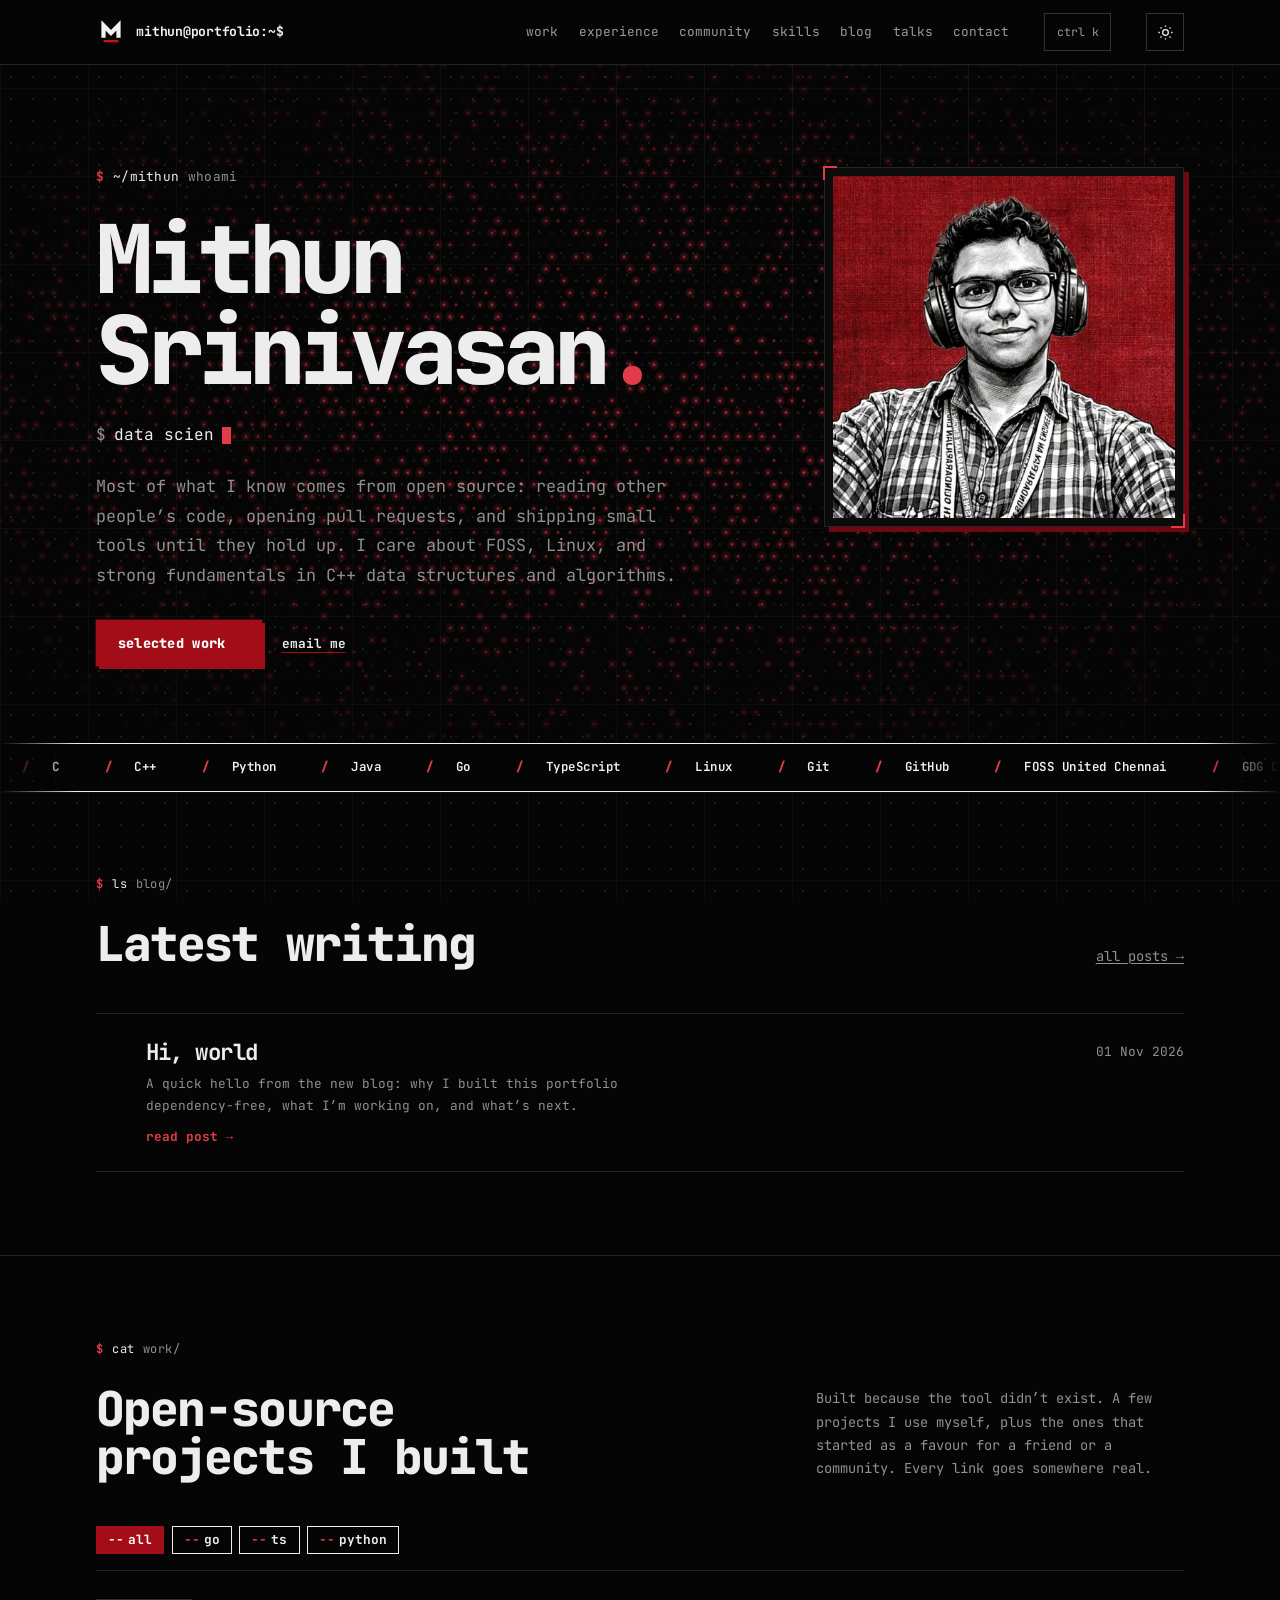
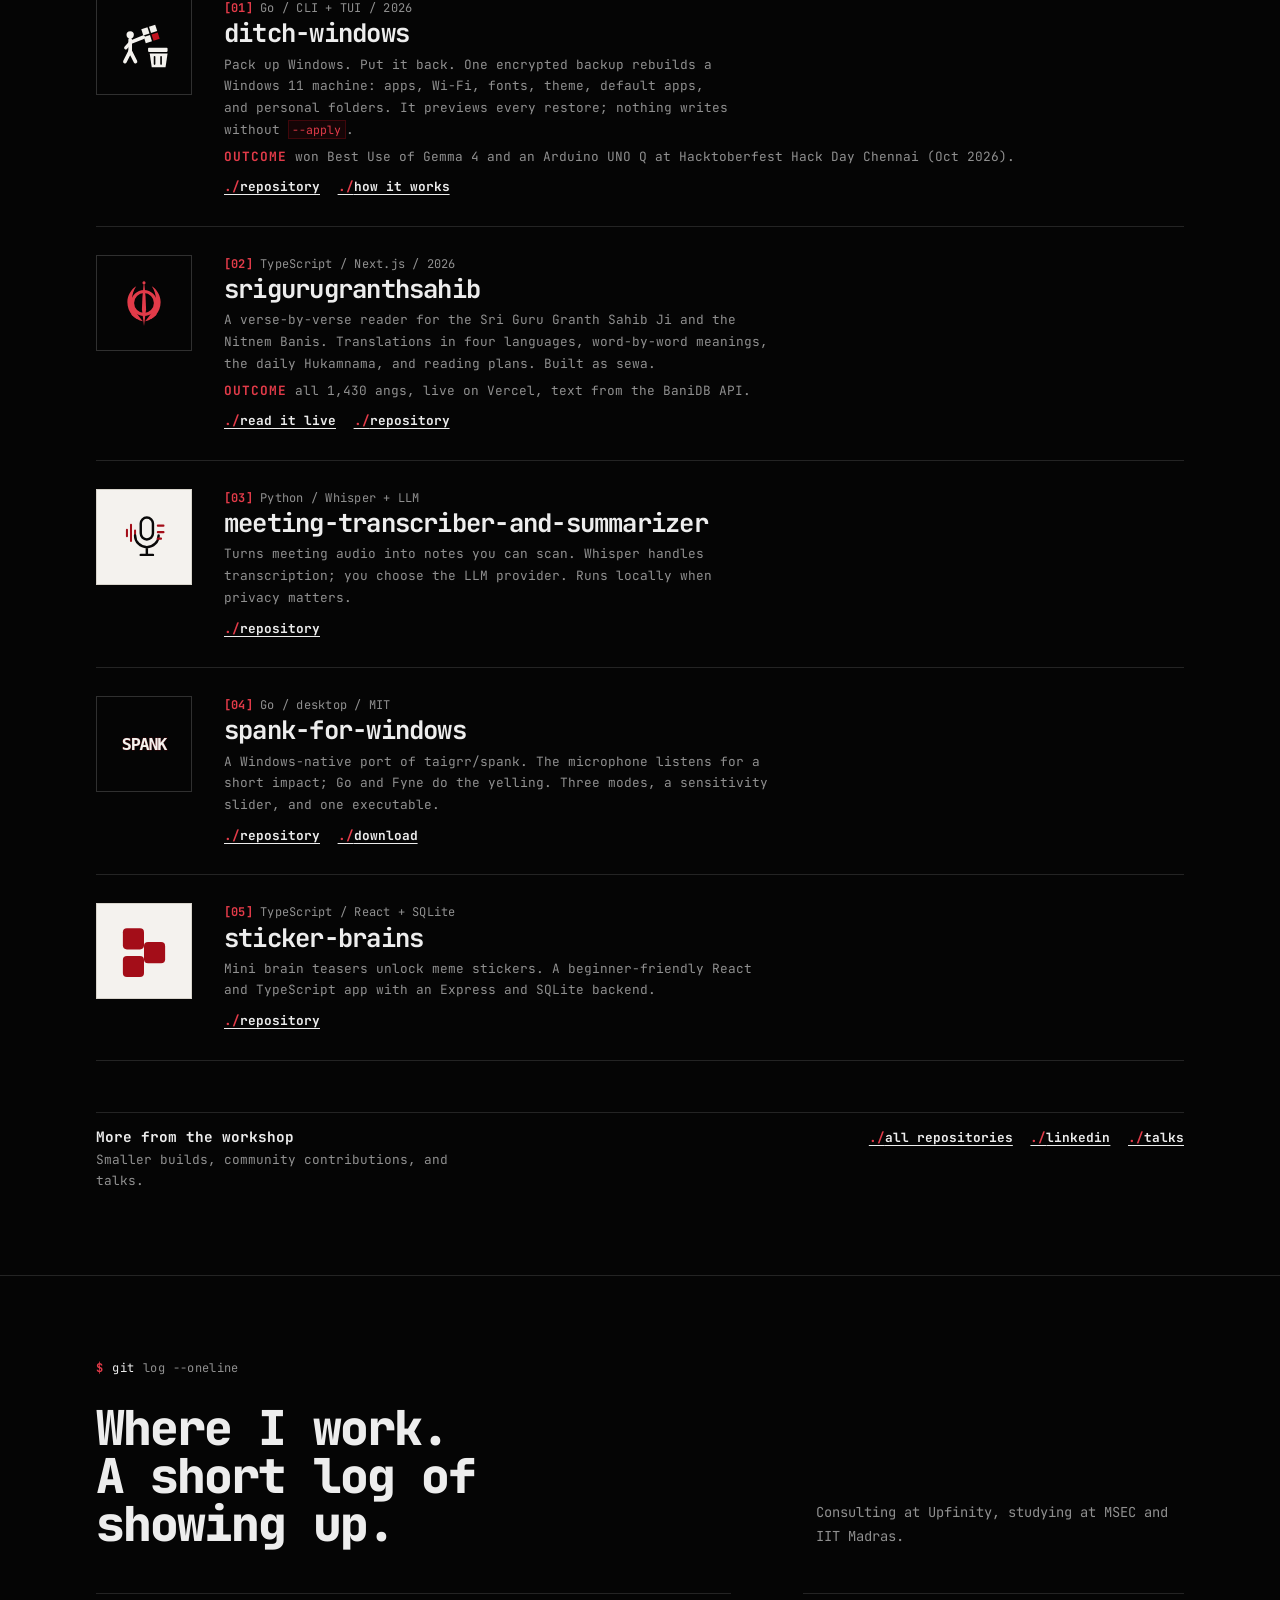
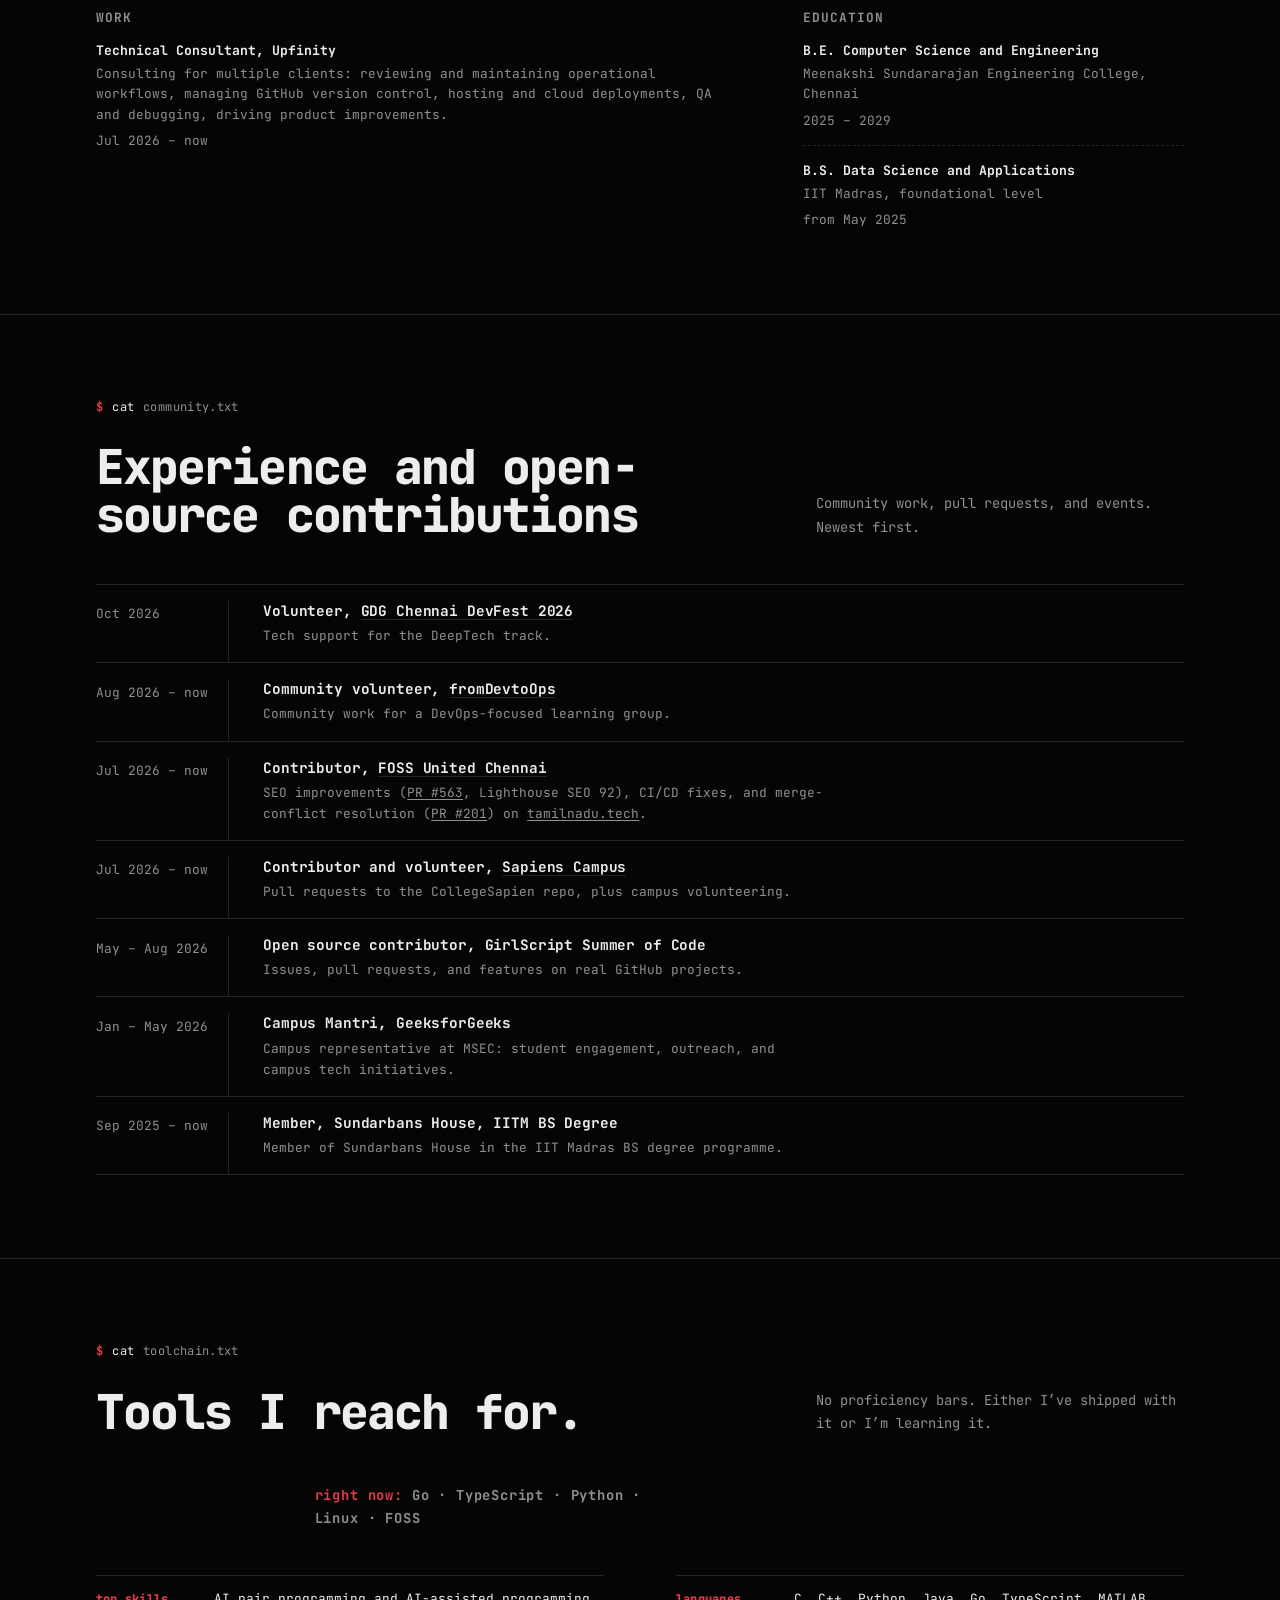
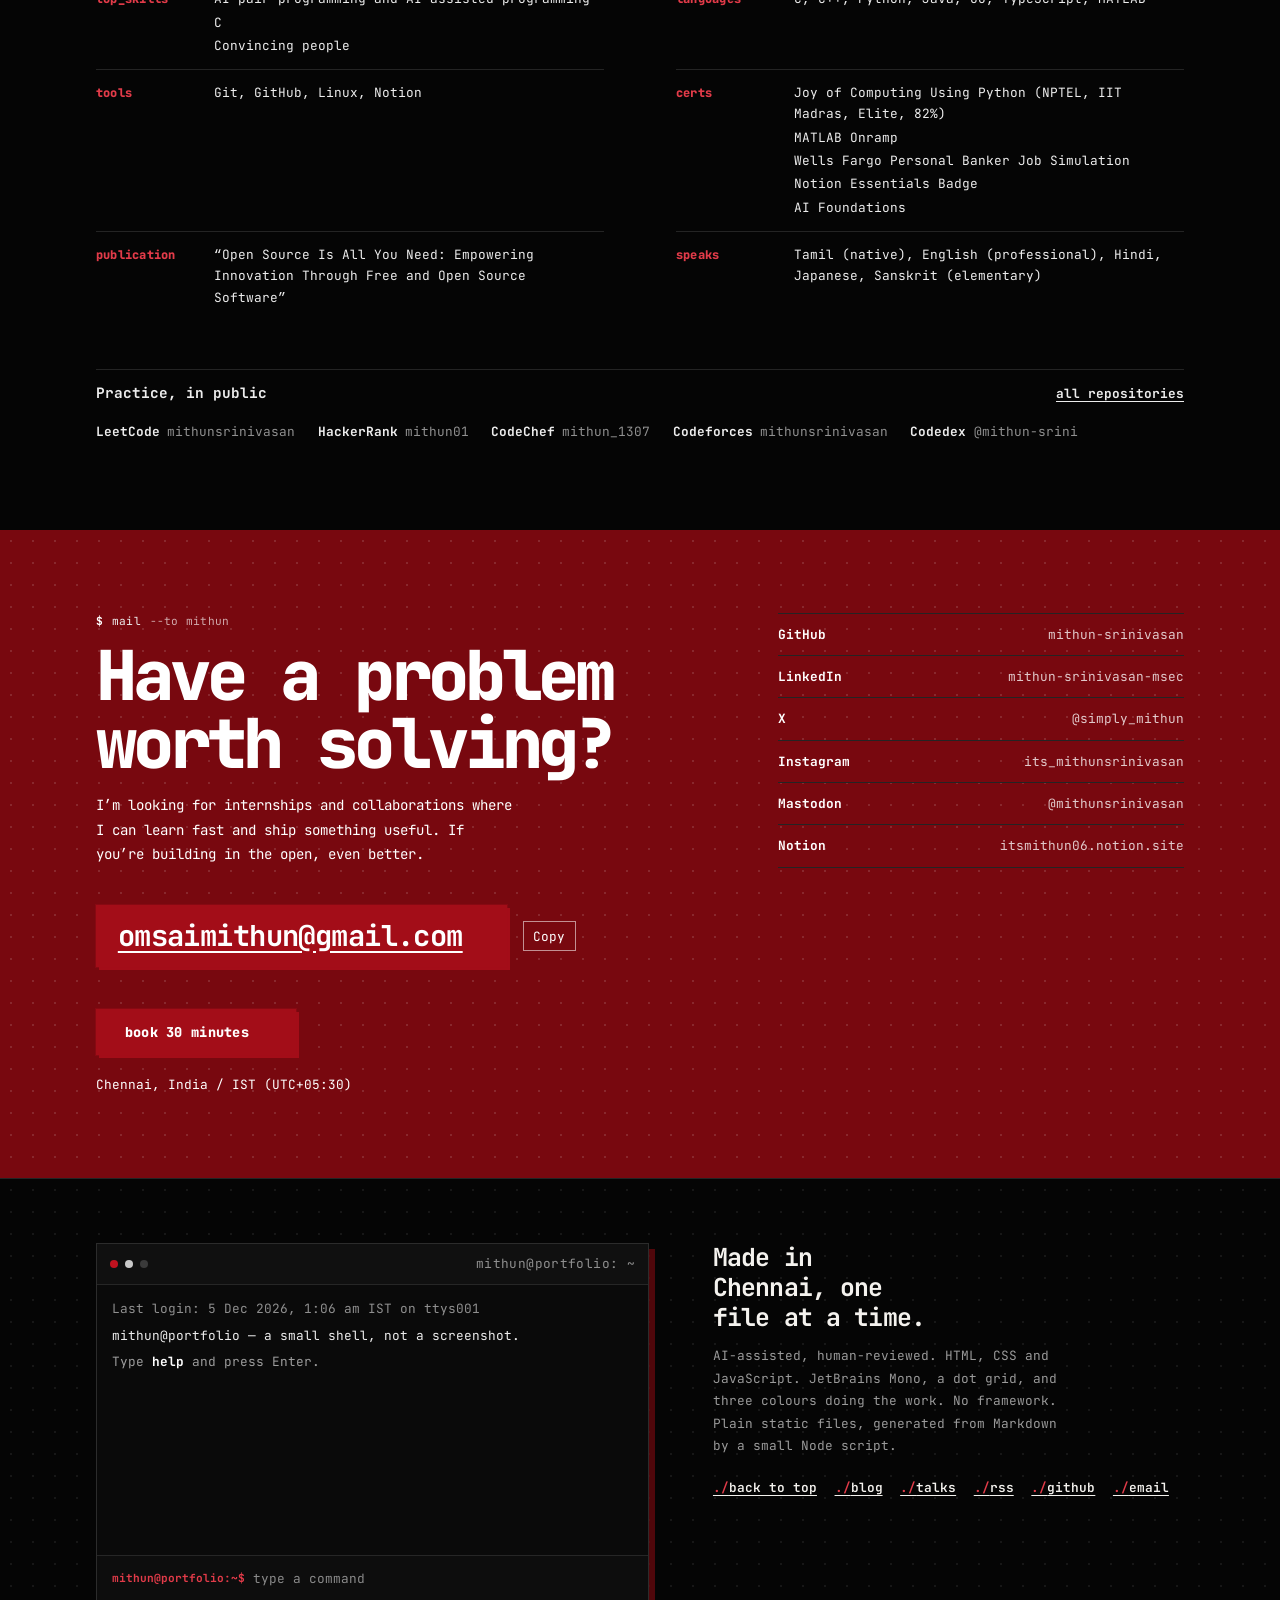
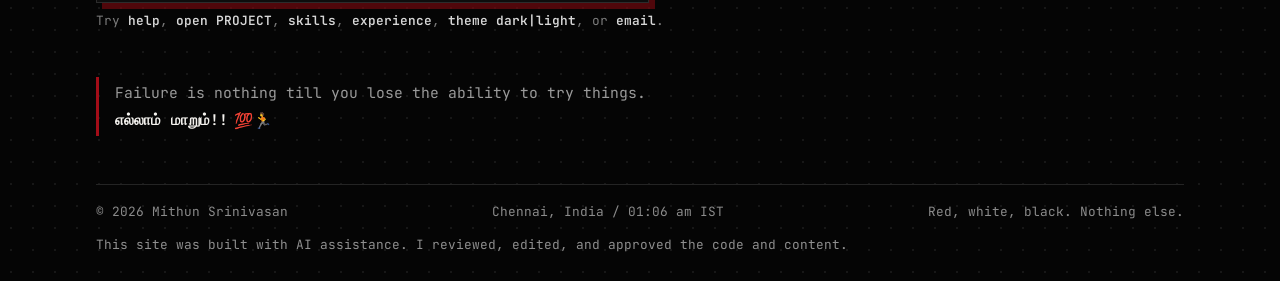
<file: index.html>
<!DOCTYPE html>
<html lang="en" data-theme="dark">
<head>
<meta charset="utf-8">
<meta name="viewport" content="width=device-width, initial-scale=1, viewport-fit=cover">
<title>Mithun Srinivasan</title>
<meta name="author" content="Mithun Srinivasan">
<meta name="robots" content="index,follow">
<meta name="color-scheme" content="dark light">
<meta name="theme-color" content="#050505">
<meta name="description" content="Mithun Srinivasan: CSE student in Chennai (MSEC, IIT Madras BS) building open-source tools in Go, TypeScript and Python. FOSS United Chennai contributor.">
<link rel="icon" href="/favicon.ico" sizes="48x48" type="image/x-icon">
<link rel="icon" href="/assets/images/site-icon.svg" type="image/svg+xml">
<link rel="icon" href="/assets/icons/icon-192.png" sizes="192x192" type="image/png">
<link rel="me" href="https://github.com/mithun-srinivasan">
<link rel="me" href="https://www.linkedin.com/in/mithun-srinivasan-msec">
<link rel="me" href="https://fossunited.org/u/mithun_srinivasan">
<link rel="me" href="https://x.com/simply_mithun">
<link rel="me" href="https://www.instagram.com/its_mithunsrinivasan/">
<link rel="me" href="https://mastodon.social/@mithunsrinivasan">
<link rel="me" href="https://itsmithun06.notion.site/">
<script>
  // set the theme before paint so there is no light flash
  (() => {
    try {
      const saved = localStorage.getItem("theme");
      document.documentElement.dataset.theme = saved === "light" ? "light" : "dark";
    } catch {
      document.documentElement.dataset.theme = "dark";
    }
  })();
</script>
<link rel="preload" as="image" type="image/webp" href="/assets/images/mithun-portrait-900.webp" imagesrcset="/assets/images/mithun-portrait-480.webp 480w, /assets/images/mithun-portrait-720.webp 720w, /assets/images/mithun-portrait-900.webp 900w" imagesizes="(max-width: 620px) 290px, 360px">
<link rel="preload" href="/assets/fonts/jetbrains-mono-latin-wght-normal.woff2" as="font" type="font/woff2" crossorigin>
<link rel="alternate" type="application/atom+xml" title="Mithun Srinivasan - posts" href="/feed.xml">
<link rel="canonical" href="https://mithunsrinivasan.is-a.dev/">
<link rel="apple-touch-icon" href="/assets/icons/apple-touch-icon.png">
<link rel="manifest" href="/manifest.webmanifest">
<meta property="og:locale" content="en_IN">
<meta property="og:type" content="profile">
<meta property="og:site_name" content="Mithun Srinivasan">
<meta property="og:title" content="Mithun Srinivasan · CSE student, FOSS, Go/TypeScript/Python">
<meta property="og:description" content="Mithun Srinivasan: CSE student in Chennai (MSEC, IIT Madras BS) building open-source tools in Go, TypeScript and Python. FOSS United Chennai contributor.">
<meta property="og:url" content="https://mithunsrinivasan.is-a.dev/">
<meta property="og:image" content="https://mithunsrinivasan.is-a.dev/assets/images/og-image.png">
<meta property="og:image:alt" content="Mithun Srinivasan portfolio share card in a terminal style">
<meta property="og:image:width" content="1200">
<meta property="og:image:height" content="630">
<meta property="profile:first_name" content="Mithun">
<meta property="profile:last_name" content="Srinivasan">
<meta name="twitter:card" content="summary_large_image">
<meta name="twitter:site" content="@simply_mithun">
<meta name="twitter:creator" content="@simply_mithun">
<meta name="twitter:title" content="Mithun Srinivasan · CSE student, FOSS, Go/TypeScript/Python">
<meta name="twitter:description" content="Mithun Srinivasan: CSE student in Chennai (MSEC, IIT Madras BS) building open-source tools in Go, TypeScript and Python. FOSS United Chennai contributor.">
<meta name="twitter:image" content="https://mithunsrinivasan.is-a.dev/assets/images/og-image.png">
<meta name="twitter:image:alt" content="Mithun Srinivasan portfolio share card in a terminal style">
<meta name="referrer" content="strict-origin-when-cross-origin">
<script type="application/ld+json">
{
  "@context": "https://schema.org",
  "@graph": [
    {
      "@type": "WebSite",
      "@id": "https://mithunsrinivasan.is-a.dev/#website",
      "name": "Mithun Srinivasan",
      "alternateName": [
        "Mithun Srinivasan portfolio",
        "mithunsrinivasan.is-a.dev"
      ],
      "url": "https://mithunsrinivasan.is-a.dev/",
      "description": "Mithun Srinivasan: CSE student in Chennai (MSEC, IIT Madras BS) building open-source tools in Go, TypeScript and Python. FOSS United Chennai contributor.",
      "inLanguage": "en-IN",
      "publisher": {
        "@id": "https://mithunsrinivasan.is-a.dev/#person"
      }
    },
    {
      "@type": "ProfilePage",
      "@id": "https://mithunsrinivasan.is-a.dev/#profilepage",
      "url": "https://mithunsrinivasan.is-a.dev/",
      "name": "Mithun Srinivasan",
      "isPartOf": {
        "@id": "https://mithunsrinivasan.is-a.dev/#website"
      },
      "about": {
        "@id": "https://mithunsrinivasan.is-a.dev/#person"
      },
      "mainEntity": {
        "@id": "https://mithunsrinivasan.is-a.dev/#person"
      },
      "inLanguage": "en-IN"
    },
    {
      "@type": "Person",
      "@id": "https://mithunsrinivasan.is-a.dev/#person",
      "name": "Mithun Srinivasan",
      "givenName": "Mithun",
      "familyName": "Srinivasan",
      "alternateName": [
        "Mithun",
        "Mithun S",
        "mithunsrinivasan",
        "simply_mithun",
        "its_mithunsrinivasan"
      ],
      "url": "https://mithunsrinivasan.is-a.dev/",
      "mainEntityOfPage": {
        "@id": "https://mithunsrinivasan.is-a.dev/#profilepage"
      },
      "image": "https://mithunsrinivasan.is-a.dev/assets/images/mithun-portrait-900.webp",
      "description": "Mithun Srinivasan: CSE student in Chennai (MSEC, IIT Madras BS) building open-source tools in Go, TypeScript and Python. FOSS United Chennai contributor.",
      "jobTitle": "Technical Consultant",
      "worksFor": {
        "@type": "Organization",
        "name": "Upfinity"
      },
      "alumniOf": [
        {
          "@type": "CollegeOrUniversity",
          "name": "Meenakshi Sundararajan Engineering College"
        },
        {
          "@type": "CollegeOrUniversity",
          "name": "Indian Institute of Technology Madras"
        }
      ],
      "homeLocation": {
        "@type": "Place",
        "name": "Chennai",
        "address": {
          "@type": "PostalAddress",
          "addressLocality": "Chennai",
          "addressRegion": "Tamil Nadu",
          "addressCountry": "IN"
        }
      },
      "nationality": {
        "@type": "Country",
        "name": "India"
      },
      "knowsLanguage": [
        "en",
        "ta",
        "hi",
        "ja",
        "sa"
      ],
      "knowsAbout": [
        "C",
        "C++",
        "Python",
        "Java",
        "Go",
        "TypeScript",
        "Linux",
        "Free and open source software"
      ],
      "sameAs": [
        "https://github.com/mithun-srinivasan",
        "https://www.linkedin.com/in/mithun-srinivasan-msec",
        "https://fossunited.org/u/mithun_srinivasan",
        "https://x.com/simply_mithun",
        "https://www.instagram.com/its_mithunsrinivasan/",
        "https://mastodon.social/@mithunsrinivasan",
        "https://itsmithun06.notion.site/",
        "https://codeforces.com/profile/mithunsrinivasan",
        "https://leetcode.com/u/mithunsrinivasan",
        "https://www.codechef.com/users/mithun_1307",
        "https://www.hackerrank.com/profile/mithun01",
        "https://www.codedex.io/@mithun-srini"
      ]
    }
  ]
}
</script>
<script type="application/ld+json">
{
  "@context": "https://schema.org",
  "@graph": [
    {
      "@type": "SoftwareSourceCode",
      "name": "ditch-windows",
      "url": "https://github.com/mithun-srinivasan/ditch-windows",
      "description": "Pack up Windows. Put it back. One encrypted backup rebuilds a Windows 11 machine.",
      "programmingLanguage": "Go"
    },
    {
      "@type": "SoftwareSourceCode",
      "name": "srigurugranthsahib",
      "url": "https://srigurugranthsahib.vercel.app/",
      "description": "A verse-by-verse reader for the Sri Guru Granth Sahib Ji and the Nitnem Banis. All 1,430 angs, live on Vercel, text from the BaniDB API.",
      "programmingLanguage": "TypeScript"
    },
    {
      "@type": "SoftwareSourceCode",
      "name": "meeting-transcriber-and-summarizer",
      "url": "https://github.com/mithun-srinivasan/meeting-transcriber-and-summarizer",
      "description": "Turns meeting audio into notes. Whisper transcription with your choice of LLM provider.",
      "programmingLanguage": "Python"
    },
    {
      "@type": "SoftwareSourceCode",
      "name": "spank-for-windows",
      "url": "https://github.com/mithun-srinivasan/spank-for-windows",
      "description": "A Windows-native port of taigrr/spank. Go and Fyne desktop app.",
      "programmingLanguage": "Go"
    },
    {
      "@type": "SoftwareSourceCode",
      "name": "sticker-brains",
      "url": "https://github.com/mithun-srinivasan/sticker-brains",
      "description": "Mini brain teasers unlock meme stickers. React and TypeScript with Express and SQLite.",
      "programmingLanguage": "TypeScript"
    }
  ]
}
</script>
<link rel="stylesheet" href="/assets/css/style.css?v=4176d7e6">
</head>
<body>
<div id="loader" aria-hidden="true">
  <div class="loader-inner">
    <div id="loader-text"></div>
    <div class="loader-cursor" aria-hidden="true">▋</div>
  </div>
</div>
<a class="skip-link" href="#main">Skip to content</a>

<header class="site-header" id="site-header">
  <div class="shell header-inner">
    <a class="brand" href="/" aria-label="Mithun Srinivasan, home">
      <img class="brand-mark" src="/assets/images/site-icon.svg" alt="" width="30" height="30" aria-hidden="true" loading="eager">
      <span class="brand-text">mithun@portfolio:~$</span>
    </a>
    <nav class="nav" aria-label="Main">
      <a href="/#work">work</a>
      <a href="/#experience">experience</a>
      <a href="/#community">community</a>
      <a href="/#skills">skills</a>
      <a href="/blog.html" data-blog-link>blog</a>
      <a href="/talks.html">talks</a>
      <a href="/#contact">contact</a>
    </nav>
    <button class="theme-toggle" id="theme-toggle" type="button" aria-label="Switch to light theme">
      <svg class="icon-sun" viewBox="0 0 24 24" fill="none" stroke="currentColor" stroke-width="1.8" aria-hidden="true"><circle cx="12" cy="12" r="4"></circle><path d="M12 2v2M12 20v2M4.93 4.93l1.42 1.42M17.66 17.66l1.41 1.41M2 12h2M20 12h2M4.93 19.07l1.42-1.42M17.66 6.34l1.41-1.41"></path></svg>
      <svg class="icon-moon" viewBox="0 0 24 24" fill="none" stroke="currentColor" stroke-width="1.8" aria-hidden="true"><path d="M20.5 14.5A8.5 8.5 0 0 1 9.5 3.5 8.5 8.5 0 1 0 20.5 14.5Z"></path></svg>
    </button>
  </div>
</header>

<main id="main">
  <section class="hero" id="top" aria-labelledby="hero-title">
    <div class="shell hero-grid">
      <div class="hero-copy">
        <p class="cmd hero-kicker"><span class="path">~/mithun</span> whoami</p>
        <h1 class="hero-name" id="hero-title">
          <span class="line"><span>Mithun</span></span>
          <span class="line"><span>Srinivasan<span class="dot">.</span></span></span>
        </h1>
        <p class="hero-type"><span class="ps1">$</span> <span class="typed" data-typed>Sophomore CSE Undergraduate - MSEC</span><span class="caret" aria-hidden="true"></span></p>
        <p class="hero-lead">Most of what I know comes from open source: reading other people’s code, opening pull requests, and shipping small tools until they hold up. I care about FOSS, Linux, and strong fundamentals in C++ data structures and algorithms.</p>
        <div class="hero-actions">
          <a class="btn" href="/#work">selected work</a>
          <a class="text-link" href="mailto:omsaimithun@gmail.com">email me</a>
          <!-- BEGIN GENERATED: resume-link -->

<!-- END GENERATED: resume-link -->
        </div>
      </div>

      <figure class="hero-portrait" data-comet>
        <div class="comet-card__tilt" data-comet-tilt>
          <span class="frame">
            <picture>
              <source type="image/webp" srcset="/assets/images/mithun-portrait-480.webp 480w, /assets/images/mithun-portrait-720.webp 720w, /assets/images/mithun-portrait-900.webp 900w" sizes="(max-width: 620px) 290px, 360px">
              <img src="/assets/images/mithun-portrait-900.jpg" srcset="/assets/images/mithun-portrait-480.jpg 480w, /assets/images/mithun-portrait-720.jpg 720w, /assets/images/mithun-portrait-900.jpg 900w" sizes="(max-width: 620px) 290px, 360px" alt="Mithun Srinivasan wearing headphones, in a red and white portrait" width="900" height="900" fetchpriority="high" decoding="async">
            </picture>
            <span class="comet-card__glare" data-comet-glare aria-hidden="true"></span>
          </span>
        </div>
      </figure>
    </div>
  </section>

  <div class="marquee" role="group" aria-label="Languages, tools and communities">
    <div class="marquee-track">
      <div class="marquee-set"><span>C</span><span>C++</span><span>Python</span><span>Java</span><span>Go</span><span>TypeScript</span><span>Linux</span><span>Git</span><span>GitHub</span><span>FOSS United Chennai</span><span>GDG Chennai</span><span>GSSoC</span><span>Campus Mantri</span><span>IIT Madras</span><span>MSEC</span></div>
      <div class="marquee-set" aria-hidden="true"><span>C</span><span>C++</span><span>Python</span><span>Java</span><span>Go</span><span>TypeScript</span><span>Linux</span><span>Git</span><span>GitHub</span><span>FOSS United Chennai</span><span>GDG Chennai</span><span>GSSoC</span><span>Campus Mantri</span><span>IIT Madras</span><span>MSEC</span></div>
    </div>
  </div>

  <!-- BEGIN GENERATED: home-latest-posts -->
<section class="section" id="writing" aria-labelledby="writing-title">
    <div class="shell">
      <div class="section-head">
        <p class="cmd"><span class="path">ls</span> blog/</p>
        <h2 id="writing-title">Latest writing</h2>
        <p><a href="/blog.html">all posts →</a></p>
      </div>
      <div class="entries-list">
        <a class="entry" href="/posts/hi.html">
          <time datetime="2026-11-01">01 Nov 2026</time>
          <h3>Hi, world</h3>
          <p>A quick hello from the new blog: why I built this portfolio dependency-free, what I’m working on, and what’s next.</p>
          <span class="entry-more">read post →</span>
        </a>
      </div>
    </div>
  </section>
<!-- END GENERATED: home-latest-posts -->

  <section class="section" id="work" aria-labelledby="work-title">
    <div class="shell">
      <div class="section-head">
        <p class="cmd"><span class="path">cat</span> work/</p>
        <h2 id="work-title">Open-source projects I built</h2>
        <p>Built because the tool didn’t exist. A few projects I use myself, plus the ones that started as a favour for a friend or a community. Every link goes somewhere real.</p>
      </div>

      <div class="chips" id="project-filter" role="radiogroup" aria-label="Filter projects by language" hidden>
        <button class="chip" type="button" role="radio" data-filter="all" aria-checked="true" tabindex="0">all</button>
        <button class="chip" type="button" role="radio" data-filter="go" aria-checked="false" tabindex="-1">go</button>
        <button class="chip" type="button" role="radio" data-filter="typescript" aria-checked="false" tabindex="-1">ts</button>
        <button class="chip" type="button" role="radio" data-filter="python" aria-checked="false" tabindex="-1">python</button>
      </div>

      <div class="work-list">
        <article class="project" data-lang="go">
          <div class="project-cover cover-ditch" aria-hidden="true">
            <img class="cover-mark" src="/assets/logos/ditch-windows.svg" alt="" width="64" height="64" loading="lazy" decoding="async">
          </div>
          <div class="project-main">
            <p class="project-meta">Go / CLI + TUI / 2026</p>
            <h3><a href="https://github.com/mithun-srinivasan/ditch-windows">ditch-windows</a></h3>
            <p class="project-desc">Pack up Windows. Put it back. One encrypted backup rebuilds a Windows 11 machine: apps, Wi-Fi, fonts, theme, default apps, and personal folders. It previews every restore; nothing writes without <code>--apply</code>.</p>
            <p class="project-outcome"><span class="outcome-label">outcome</span> won Best Use of Gemma 4 and an Arduino UNO Q at Hacktoberfest Hack Day Chennai (Oct 2026).</p>
            <div class="project-links">
              <a href="https://github.com/mithun-srinivasan/ditch-windows">repository</a>
              <a href="https://github.com/mithun-srinivasan/ditch-windows#readme">how it works</a>
            </div>
            <!-- BEGIN GENERATED: project-shot-ditch-windows -->

<!-- END GENERATED: project-shot-ditch-windows -->
          </div>
        </article>

        <article class="project" data-lang="typescript">
          <div class="project-cover cover-sggs" aria-hidden="true">
            <img class="cover-mark" src="/assets/logos/srigurugranthsahib.svg" alt="" width="100" height="100" loading="lazy" decoding="async">
          </div>
          <div class="project-main">
            <p class="project-meta">TypeScript / Next.js / 2026</p>
            <h3><a href="https://srigurugranthsahib.vercel.app/">srigurugranthsahib</a></h3>
            <p class="project-desc">A verse-by-verse reader for the Sri Guru Granth Sahib Ji and the Nitnem Banis. Translations in four languages, word-by-word meanings, the daily Hukamnama, and reading plans. Built as sewa.</p>
            <p class="project-outcome"><span class="outcome-label">outcome</span> all 1,430 angs, live on Vercel, text from the BaniDB API.</p>
            <div class="project-links">
              <a href="https://srigurugranthsahib.vercel.app/">read it live</a>
              <a href="https://github.com/mithun-srinivasan/srigurugranthsahib">repository</a>
            </div>
            <!-- BEGIN GENERATED: project-shot-srigurugranthsahib -->

<!-- END GENERATED: project-shot-srigurugranthsahib -->
          </div>
        </article>

        <article class="project" data-lang="python">
          <div class="project-cover cover-meeting" aria-hidden="true">
            <img class="cover-mark" src="/assets/logos/meeting-transcriber.svg" alt="" width="64" height="64" loading="lazy" decoding="async">
          </div>
          <div class="project-main">
            <p class="project-meta">Python / Whisper + LLM</p>
            <h3><a href="https://github.com/mithun-srinivasan/meeting-transcriber-and-summarizer">meeting-transcriber-and-summarizer</a></h3>
            <p class="project-desc">Turns meeting audio into notes you can scan. Whisper handles transcription; you choose the LLM provider. Runs locally when privacy matters.</p>
            <div class="project-links"><a href="https://github.com/mithun-srinivasan/meeting-transcriber-and-summarizer">repository</a></div>
            <!-- BEGIN GENERATED: project-shot-meeting-transcriber-and-summarizer -->

<!-- END GENERATED: project-shot-meeting-transcriber-and-summarizer -->
          </div>
        </article>

        <article class="project" data-lang="go">
          <div class="project-cover cover-spank" aria-hidden="true">
            <img class="cover-wordmark" src="/assets/logos/spank-for-windows.svg" alt="" width="256" height="127" loading="lazy" decoding="async">
          </div>
          <div class="project-main">
            <p class="project-meta">Go / desktop / MIT</p>
            <h3><a href="https://github.com/mithun-srinivasan/spank-for-windows">spank-for-windows</a></h3>
            <p class="project-desc">A Windows-native port of taigrr/spank. The microphone listens for a short impact; Go and Fyne do the yelling. Three modes, a sensitivity slider, and one executable.</p>
            <div class="project-links">
              <a href="https://github.com/mithun-srinivasan/spank-for-windows">repository</a>
              <a href="https://github.com/mithun-srinivasan/spank-for-windows/releases">download</a>
            </div>
            <!-- BEGIN GENERATED: project-shot-spank-for-windows -->

<!-- END GENERATED: project-shot-spank-for-windows -->
          </div>
        </article>

        <article class="project" data-lang="typescript">
          <div class="project-cover cover-sticker" aria-hidden="true">
            <img class="cover-mark" src="/assets/logos/sticker-brains.svg" alt="" width="64" height="64" loading="lazy" decoding="async">
          </div>
          <div class="project-main">
            <p class="project-meta">TypeScript / React + SQLite</p>
            <h3><a href="https://github.com/mithun-srinivasan/sticker-brains">sticker-brains</a></h3>
            <p class="project-desc">Mini brain teasers unlock meme stickers. A beginner-friendly React and TypeScript app with an Express and SQLite backend.</p>
            <div class="project-links"><a href="https://github.com/mithun-srinivasan/sticker-brains">repository</a></div>
            <!-- BEGIN GENERATED: project-shot-sticker-brains -->

<!-- END GENERATED: project-shot-sticker-brains -->
          </div>
        </article>
      </div>

      <div class="workshop">
        <div class="workshop-head"><div><h3>More from the workshop</h3>
        <p class="workshop-desc">Smaller builds, community contributions, and talks.</p></div>
        <div class="workshop-links">
          <a href="https://github.com/mithun-srinivasan?tab=repositories">all repositories</a>
          <a href="https://www.linkedin.com/in/mithun-srinivasan-msec">linkedin</a>
          <a href="/talks.html">talks</a>
        </div></div>
      </div>

    </div>
  </section>

  <section class="section" id="experience" aria-labelledby="experience-title">
    <div class="shell">
      <div class="section-head">
        <p class="cmd"><span class="path">git</span> log --oneline</p>
        <h2 id="experience-title">Where I work.<br>A short log of showing up.</h2>
        <p>Consulting at Upfinity, studying at MSEC and IIT Madras.</p>
      </div>
      <div class="experience-grid">
        <div>
          <div class="side-block">
            <h3>work</h3>
            <div class="edu">
              <div class="edu-item">
                <b>Technical Consultant, Upfinity</b>
                <span>Consulting for multiple clients: reviewing and maintaining operational workflows, managing GitHub version control, hosting and cloud deployments, QA and debugging, driving product improvements.</span>
                <time datetime="2026-07">Jul 2026 – now</time>
              </div>
            </div>
          </div>
        </div>
        <div class="about-side">
          <div class="side-block">
            <h3>education</h3>
            <div class="edu">
              <div class="edu-item">
                <b>B.E. Computer Science and Engineering</b>
                <span>Meenakshi Sundararajan Engineering College, Chennai</span>
                <time datetime="2025">2025 – 2029</time>
              </div>
              <div class="edu-item">
                <b>B.S. Data Science and Applications</b>
                <span>IIT Madras, foundational level</span>
                <time datetime="2025-05">from May 2025</time>
              </div>
            </div>
          </div>
        </div>
      </div>
    </div>
  </section>

  <section class="section" id="community" aria-labelledby="community-title">
    <div class="shell">
      <div class="section-head">
        <p class="cmd"><span class="path">cat</span> community.txt</p>
        <h2 id="community-title">Experience and open-source contributions</h2>
        <p>Community work, pull requests, and events. Newest first.</p>
      </div>
      <ol class="timeline">
        <li>
          <time class="when" datetime="2026-10">Oct 2026</time>
          <div><h3>Volunteer, <a href="https://devfest.gdgchennai.in/">GDG Chennai DevFest 2026</a></h3><p>Tech support for the DeepTech track.</p></div>
        </li>
        <li>
          <time class="when" datetime="2026-08">Aug 2026 – now</time>
          <div><h3>Community volunteer, <a href="https://fromdevtoops.org">fromDevtoOps</a></h3><p>Community work for a DevOps-focused learning group.</p></div>
        </li>
        <li>
          <time class="when" datetime="2026-07">Jul 2026 – now</time>
          <div><h3>Contributor, <a href="https://github.com/FOSSUChennai/Communities/pulls?q=author%3Amithun-srinivasan">FOSS United Chennai</a></h3><p>SEO improvements (<a href="https://github.com/FOSSUChennai/Communities/pull/563">PR #563</a>, Lighthouse SEO 92), CI/CD fixes, and merge-conflict resolution (<a href="https://github.com/FOSSUChennai/Communities/pull/201">PR #201</a>) on <a href="https://tamilnadu.tech">tamilnadu.tech</a>.</p></div>
        </li>
        <li>
          <time class="when" datetime="2026-07">Jul 2026 – now</time>
          <div><h3>Contributor and volunteer, <a href="https://github.com/CodeSapiens-in/CollegeSapien/pulls?q=author%3Amithun-srinivasan+">Sapiens Campus</a></h3><p>Pull requests to the CollegeSapien repo, plus campus volunteering.</p></div>
        </li>
        <li>
          <time class="when" datetime="2026-05">May – Aug 2026</time>
          <div><h3>Open source contributor, GirlScript Summer of Code</h3><p>Issues, pull requests, and features on real GitHub projects.</p></div>
        </li>
        <li>
          <time class="when" datetime="2026-01">Jan – May 2026</time>
          <div><h3>Campus Mantri, GeeksforGeeks</h3><p>Campus representative at MSEC: student engagement, outreach, and campus tech initiatives.</p></div>
        </li>
        <li>
          <time class="when" datetime="2025-09">Sep 2025 – now</time>
          <div><h3>Member, Sundarbans House, IITM BS Degree</h3><p>Member of Sundarbans House in the IIT Madras BS degree programme.</p></div>
        </li>
      </ol>
    </div>
  </section>

  <section class="section" id="skills" aria-labelledby="skills-title">
    <div class="shell">
      <div class="section-head">
        <p class="cmd"><span class="path">cat</span> toolchain.txt</p>
        <h2 id="skills-title">Tools I reach for.</h2>
        <p>No proficiency bars. Either I’ve shipped with it or I’m learning it.</p>
        <p class="stack-now"><strong class="stack-label">right now:</strong> Go · TypeScript · Python · Linux · FOSS</p>
      </div>
      <dl class="skills-grid">
        <div class="skill">
          <dt>top_skills</dt>
          <dd><span class="line">AI pair programming and AI-assisted programming</span><span class="line">C</span><span class="line">Convincing people</span></dd>
        </div>
        <div class="skill">
          <dt>languages</dt>
          <dd>C, C++, Python, Java, Go, TypeScript, MATLAB</dd>
        </div>
        <div class="skill">
          <dt>tools</dt>
          <dd>Git, GitHub, Linux, Notion</dd>
        </div>
        <div class="skill">
          <dt>certs</dt>
          <dd><span class="line">Joy of Computing Using Python (NPTEL, IIT Madras, Elite, 82%)</span><span class="line">MATLAB Onramp</span><span class="line">Wells Fargo Personal Banker Job Simulation</span><span class="line">Notion Essentials Badge</span><span class="line">AI Foundations</span></dd>
        </div>
        <div class="skill">
          <dt>publication</dt>
          <dd>“Open Source Is All You Need: Empowering Innovation Through Free and Open Source Software”</dd>
        </div>
        <div class="skill">
          <dt>speaks</dt>
          <dd>Tamil (native), English (professional), Hindi, Japanese, Sanskrit (elementary)</dd>
        </div>
      </dl>

      <div class="coding" id="coding">
        <div class="coding-head">
          <h3>Practice, in public</h3>
          <a href="https://github.com/mithun-srinivasan?tab=repositories">all repositories</a>
        </div>
        <nav class="profiles" aria-label="Coding profiles">
          <a class="profile" href="https://leetcode.com/u/mithunsrinivasan"><b>LeetCode</b><span>mithunsrinivasan</span></a>
          <a class="profile" href="https://www.hackerrank.com/profile/mithun01"><b>HackerRank</b><span>mithun01</span></a>
          <a class="profile" href="https://www.codechef.com/users/mithun_1307"><b>CodeChef</b><span>mithun_1307</span></a>
          <a class="profile" href="https://codeforces.com/profile/mithunsrinivasan"><b>Codeforces</b><span>mithunsrinivasan</span></a>
          <a class="profile" href="https://www.codedex.io/@mithun-srini"><b>Codedex</b><span>@mithun-srini</span></a>
        </nav>
      </div>
    </div>
  </section>

  <section class="contact" id="contact" aria-labelledby="contact-title">
    <div class="shell contact-inner">
      <div class="contact-grid">
        <div>
          <p class="cmd"><span class="path">mail</span> --to mithun</p>
          <h2 id="contact-title">Have a problem worth solving?</h2>
          <p class="contact-lead">I’m looking for internships and collaborations where I can learn fast and ship something useful. If you’re building in the open, even better.</p>
          <div class="contact-email-row">
            <a class="contact-email btn" href="mailto:omsaimithun@gmail.com">omsaimithun@gmail.com</a>
            <button class="copy-btn" id="copy-email" type="button" data-email="omsaimithun@gmail.com">Copy</button>
          </div>
          <p class="copy-status" id="copy-status" role="status" aria-live="polite"></p>
          <a class="btn btn-cal" href="https://cal.com/mithun-srinivasan/30min" rel="noopener">book 30 minutes</a>
          <div class="contact-meta">
            <p>Chennai, India / IST (UTC+05:30)</p>
          </div>
        </div>
        <nav class="socials" aria-label="Elsewhere">
          <a class="social" href="https://github.com/mithun-srinivasan"><b>GitHub</b><span>mithun-srinivasan</span></a>
          <a class="social" href="https://www.linkedin.com/in/mithun-srinivasan-msec"><b>LinkedIn</b><span>mithun-srinivasan-msec</span></a>
          <a class="social" href="https://x.com/simply_mithun"><b>X</b><span>@simply_mithun</span></a>
          <a class="social" href="https://www.instagram.com/its_mithunsrinivasan/"><b>Instagram</b><span>its_mithunsrinivasan</span></a>
          <a class="social" href="https://mastodon.social/@mithunsrinivasan" rel="me"><b>Mastodon</b><span>@mithunsrinivasan</span></a>
          <a class="social" href="https://itsmithun06.notion.site/"><b>Notion</b><span>itsmithun06.notion.site</span></a>
        </nav>
      </div>
    </div>
  </section>
</main>

<footer class="footer">
  <div class="shell">
    <div class="footer-grid">
      <div class="term-window" id="term" role="region" aria-label="Guest terminal">
        <div class="term-head">
          <i aria-hidden="true"></i><i aria-hidden="true"></i><i aria-hidden="true"></i>
          <span class="term-title">mithun@portfolio: ~</span>
        </div>
        <div class="term-out" id="term-out" role="log" aria-live="polite" aria-label="Terminal output" tabindex="0">
          <p class="term-line term-dim" data-last-login>Last login: today on ttys001</p>
          <p class="term-line term-ok">mithun@portfolio — a small shell, not a screenshot.</p>
          <p class="term-line term-out-text">Type <span class="term-help-key">help</span> and press Enter.</p>
        </div>
        <form class="term-form" id="term-form">
          <label class="sr-only" for="term-input">Terminal command</label>
          <span class="term-ps1" aria-hidden="true">mithun@portfolio:~$</span>
          <input class="term-input" id="term-input" name="command" type="text" autocomplete="off" autocapitalize="off" autocorrect="off" spellcheck="false" placeholder="type a command" aria-describedby="term-hint">
          <button class="sr-only" type="submit">Run command</button>
        </form>
      </div>
      <div class="footer-copy">
        <h3>Made in Chennai, one file at a time.</h3>
        <p>AI-assisted, human-reviewed. HTML, CSS and JavaScript. JetBrains Mono, a dot grid, and three colours doing the work. No framework. Plain static files, generated from Markdown by a small Node script.</p>
        <div class="footer-links">
          <a href="#top">back to top</a>
          <a href="/blog.html" data-blog-link>blog</a>
          <a href="/talks.html">talks</a>
          <a href="/feed.xml">rss</a>
          <a href="https://github.com/mithun-srinivasan">github</a>
          <a href="mailto:omsaimithun@gmail.com">email</a>
        </div>
      </div>
    </div>
    <p class="term-hint" id="term-hint">Try <b>help</b>, <b>open PROJECT</b>, <b>skills</b>, <b>experience</b>, <b>theme dark|light</b>, or <b>email</b>.</p>
    <p class="term-live-hint">This terminal is live — tap it and type <b>help</b>.</p>
    <blockquote class="footer-motto">
      <p>Failure is nothing till you lose the ability to try things.</p>
      <p lang="ta">எல்லாம் மாறும்!!<span class="motto-emoji" aria-hidden="true">💯🏃</span></p>
    </blockquote>
    <div class="footer-bottom">
      <span>© 2026 Mithun Srinivasan</span>
      <span>Chennai, India / <time id="local-time">--:--</time> IST</span>
      <span>Red, white, black. Nothing else.</span>
    </div>
    <p class="ai-note">This site was built with AI assistance. I reviewed, edited, and approved the code and content.</p>
  </div>
</footer>

<script>
  (function(){
    var loader = document.getElementById('loader');
    if (!loader) return;
    var textEl = document.getElementById('loader-text');
    var words = ['Hi!','Привет!','こんにちは!','नमस्ते!','வணக்கம்!','नमस्तः!'];
    var word = words[Math.floor(Math.random() * words.length)];
    var j = 0;
    function type(){
      textEl.textContent = word.substring(0, j);
      if (j < word.length){
        j++;
        setTimeout(type, 90);
      } else {
        setTimeout(function(){
          loader.classList.add('done');
          setTimeout(function(){ loader.remove(); }, 700);
        }, 900);
      }
    }
    setTimeout(type, 200);
  })();
</script>

<script src="/assets/js/posts.js?v=4176d7e6" defer></script>
<script src="/assets/js/script.js?v=4176d7e6" defer></script>
</body>
</html>
</file>
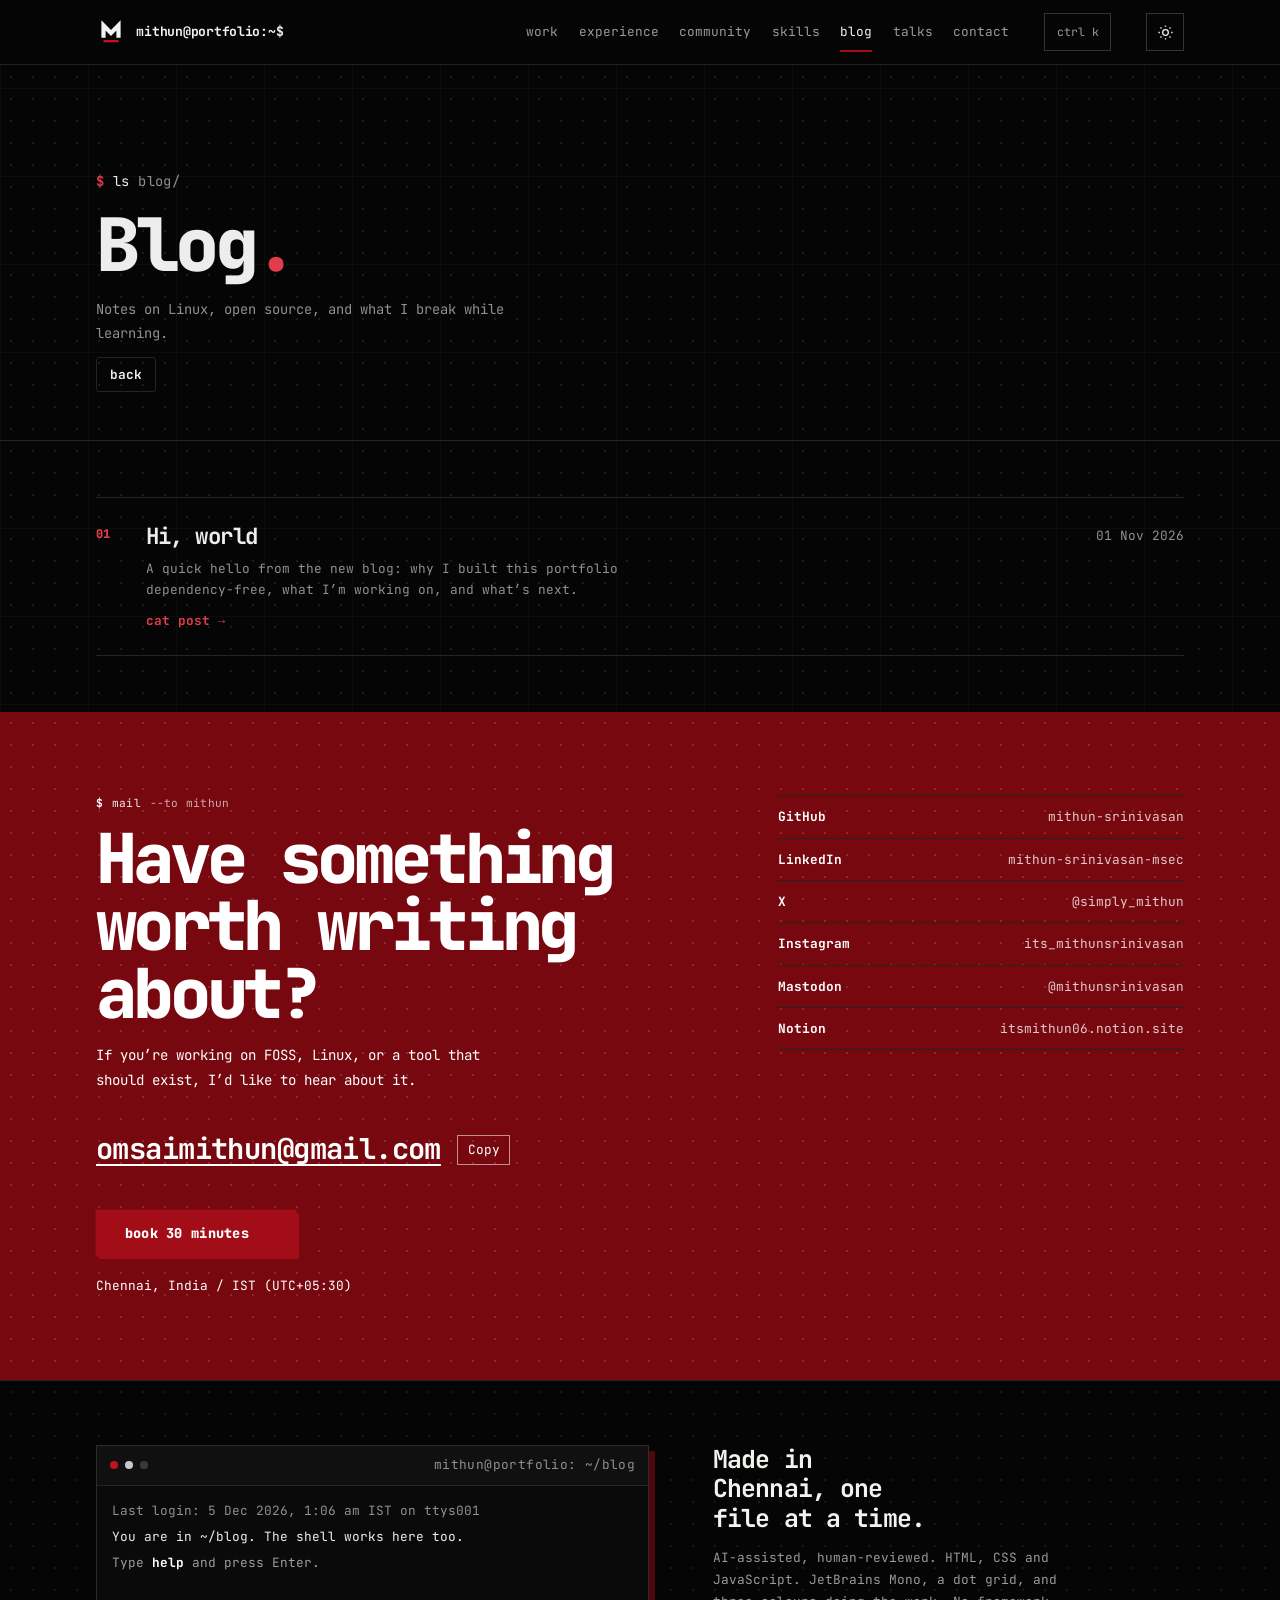
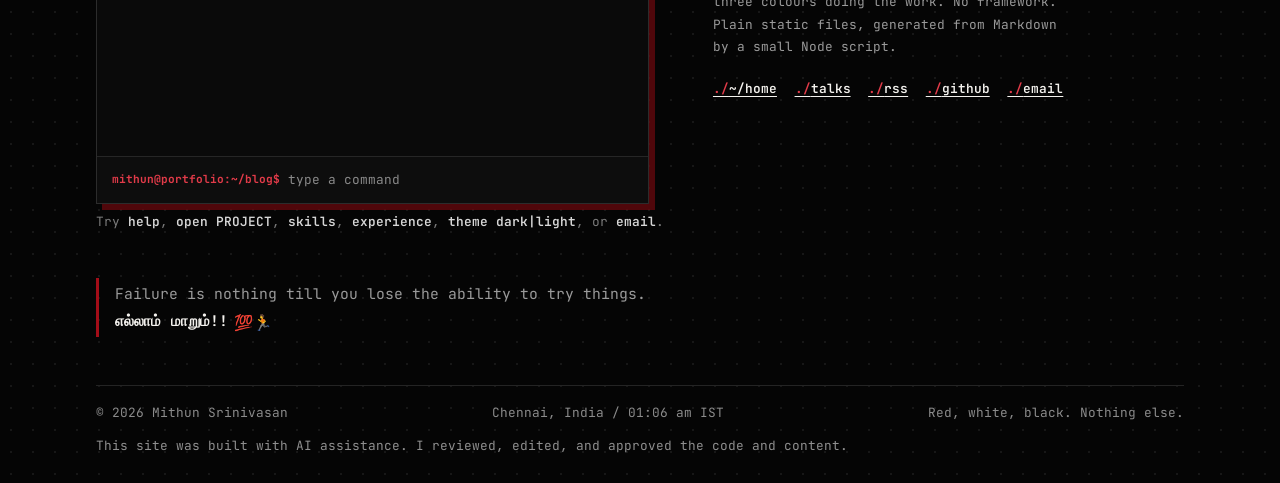
<file: blog.html>
<!DOCTYPE html>
<html lang="en" data-theme="dark">
<head>
<meta charset="utf-8">
<meta name="viewport" content="width=device-width, initial-scale=1, viewport-fit=cover">
<title>Blog · Mithun Srinivasan</title>
<meta name="author" content="Mithun Srinivasan">
<meta name="robots" content="index,follow">
<meta name="color-scheme" content="dark light">
<meta name="theme-color" content="#050505">
<meta name="description" content="Notes on Linux, open source, and what I break while learning — by Mithun Srinivasan.">
<link rel="icon" href="/favicon.ico" sizes="48x48" type="image/x-icon">
<link rel="icon" href="/assets/images/site-icon.svg" type="image/svg+xml">
<link rel="icon" href="/assets/icons/icon-192.png" sizes="192x192" type="image/png">
<link rel="me" href="https://mastodon.social/@mithunsrinivasan">
<script>
  (() => {
    try {
      const saved = localStorage.getItem("theme");
      document.documentElement.dataset.theme = saved === "light" ? "light" : "dark";
    } catch {
      document.documentElement.dataset.theme = "dark";
    }
  })();
</script>
<link rel="preload" href="/assets/fonts/jetbrains-mono-latin-wght-normal.woff2" as="font" type="font/woff2" crossorigin>
<link rel="canonical" href="https://mithunsrinivasan.is-a.dev/blog.html">
<link rel="alternate" type="application/atom+xml" title="Mithun Srinivasan — Blog" href="/feed.xml">
<link rel="apple-touch-icon" href="/assets/icons/apple-touch-icon.png">
<link rel="manifest" href="/manifest.webmanifest">
<meta property="og:locale" content="en_IN">
<meta property="og:type" content="website">
<meta property="og:site_name" content="Mithun Srinivasan">
<meta property="og:title" content="Blog · Mithun Srinivasan">
<meta property="og:description" content="Notes on Linux, open source, and what I break while learning — by Mithun Srinivasan.">
<meta property="og:url" content="https://mithunsrinivasan.is-a.dev/blog.html">
<meta property="og:image" content="https://mithunsrinivasan.is-a.dev/assets/images/og-image.png">
<meta property="og:image:alt" content="Mithun Srinivasan portfolio share card in a terminal style">
<meta property="og:image:width" content="1200">
<meta property="og:image:height" content="630">
<meta name="twitter:card" content="summary_large_image">
<meta name="twitter:site" content="@simply_mithun">
<meta name="twitter:creator" content="@simply_mithun">
<meta name="twitter:title" content="Blog · Mithun Srinivasan">
<meta name="twitter:description" content="Notes on Linux, open source, and what I break while learning — by Mithun Srinivasan.">
<meta name="twitter:image" content="https://mithunsrinivasan.is-a.dev/assets/images/og-image.png">
<meta name="twitter:image:alt" content="Mithun Srinivasan portfolio share card in a terminal style">
<meta name="referrer" content="strict-origin-when-cross-origin">
<!-- BEGIN GENERATED: posts-jsonld -->
<script type="application/ld+json">
{
  "@context": "https://schema.org",
  "@graph": [
    {
      "@type": "CollectionPage",
      "url": "https://mithunsrinivasan.is-a.dev/blog.html",
      "name": "Blog",
      "description": "Notes on Linux, open source, and what I break while learning — by Mithun Srinivasan."
    },
    {
      "@type": "ItemList",
      "name": "Posts",
      "numberOfItems": 1,
      "itemListElement": [
        {
          "@type": "ListItem",
          "position": 1,
          "url": "https://mithunsrinivasan.is-a.dev/posts/hi.html",
          "name": "Hi, world"
        }
      ]
    }
  ]
}
</script>
<!-- END GENERATED: posts-jsonld -->
<link rel="stylesheet" href="/assets/css/style.css?v=4176d7e6">
</head>
<body>
<a class="skip-link" href="#main">Skip to content</a>

<header class="site-header" id="site-header">
  <div class="shell header-inner">
    <a class="brand" href="/" aria-label="Mithun Srinivasan, home">
      <img class="brand-mark" src="/assets/images/site-icon.svg" alt="" width="30" height="30" aria-hidden="true" loading="eager">
      <span class="brand-text">mithun@portfolio:~$</span>
    </a>
    <nav class="nav" aria-label="Main">
      <a href="/#work">work</a>
      <a href="/#experience">experience</a>
      <a href="/#community">community</a>
      <a href="/#skills">skills</a>
      <a href="/blog.html" data-blog-link aria-current="page">blog</a>
      <a href="/talks.html">talks</a>
      <a href="#contact">contact</a>
    </nav>
    <button class="theme-toggle" id="theme-toggle" type="button" aria-label="Switch to light theme">
      <svg class="icon-sun" viewBox="0 0 24 24" fill="none" stroke="currentColor" stroke-width="1.8" aria-hidden="true"><circle cx="12" cy="12" r="4"></circle><path d="M12 2v2M12 20v2M4.93 4.93l1.42 1.42M17.66 17.66l1.41 1.41M2 12h2M20 12h2M4.93 19.07l1.42-1.42M17.66 6.34l1.41-1.41"></path></svg>
      <svg class="icon-moon" viewBox="0 0 24 24" fill="none" stroke="currentColor" stroke-width="1.8" aria-hidden="true"><path d="M20.5 14.5A8.5 8.5 0 0 1 9.5 3.5 8.5 8.5 0 1 0 20.5 14.5Z"></path></svg>
    </button>
  </div>
</header>

<main id="main">
  <header class="page-head">
    <div class="shell">
      <p class="cmd"><span class="path">ls</span> blog/</p>
      <h1>Blog<span class="dot">.</span></h1>
      <p>Notes on Linux, open source, and what I break while learning.</p>
      <a class="back-link" href="/">back</a>
    </div>
  </header>

  <section class="entries" aria-labelledby="posts-title">
    <div class="shell">
      <h2 class="sr-only" id="posts-title">Posts</h2>

      <div class="entries-list" id="post-list" hidden></div>
      <!-- BEGIN GENERATED: posts-noscript -->
<noscript>
        <div class="entries-list">
          <a class="entry" href="/posts/hi.html">
            <time datetime="2026-11-01">01 Nov 2026</time>
            <h3>Hi, world</h3>
            <p>A quick hello from the new blog: why I built this portfolio dependency-free, what I’m working on, and what’s next.</p>
            <span class="entry-more">read post →</span>
          </a>
        </div>
      </noscript>
<!-- END GENERATED: posts-noscript -->

      <div class="empty-shell" id="post-empty" hidden>
        <p><span class="term-prompt">$</span> ls posts/<br><span class="dim">(empty)</span></p>
        <p class="dim">Nothing published yet. The first post is on the way: Linux, FOSS, and what I learn while building.</p>
        <p>Want it when it lands? <a href="https://github.com/mithun-srinivasan">follow on GitHub</a> or <a href="mailto:omsaimithun@gmail.com">email me</a>.</p>
      </div>
    </div>
  </section>

  <section class="contact" id="contact" aria-labelledby="contact-title">
    <div class="shell contact-inner">
      <div class="contact-grid">
        <div>
          <p class="cmd"><span class="path">mail</span> --to mithun</p>
          <h2 id="contact-title">Have something worth writing about?</h2>
          <p class="contact-lead">If you’re working on FOSS, Linux, or a tool that should exist, I’d like to hear about it.</p>
          <div class="contact-email-row">
            <a class="contact-email" href="mailto:omsaimithun@gmail.com">omsaimithun@gmail.com</a>
            <button class="copy-btn" id="copy-email" type="button" data-email="omsaimithun@gmail.com">Copy</button>
          </div>
          <p class="copy-status" id="copy-status" role="status" aria-live="polite"></p>
          <a class="btn btn-cal" href="https://cal.com/mithun-srinivasan/30min" rel="noopener">book 30 minutes</a>
          <div class="contact-meta">
            <p>Chennai, India / IST (UTC+05:30)</p>
          </div>
        </div>
        <nav class="socials" aria-label="Elsewhere">
          <a class="social" href="https://github.com/mithun-srinivasan"><b>GitHub</b><span>mithun-srinivasan</span></a>
          <a class="social" href="https://www.linkedin.com/in/mithun-srinivasan-msec"><b>LinkedIn</b><span>mithun-srinivasan-msec</span></a>
          <a class="social" href="https://x.com/simply_mithun"><b>X</b><span>@simply_mithun</span></a>
          <a class="social" href="https://www.instagram.com/its_mithunsrinivasan/"><b>Instagram</b><span>its_mithunsrinivasan</span></a>
          <a class="social" href="https://mastodon.social/@mithunsrinivasan" rel="me"><b>Mastodon</b><span>@mithunsrinivasan</span></a>
          <a class="social" href="https://itsmithun06.notion.site/"><b>Notion</b><span>itsmithun06.notion.site</span></a>
        </nav>
      </div>
    </div>
  </section>
</main>

<footer class="footer">
  <div class="shell">
    <div class="footer-grid">
      <div class="term-window" id="term" role="region" data-prompt="mithun@portfolio:~/blog$" aria-label="Guest terminal">
        <div class="term-head">
          <i aria-hidden="true"></i><i aria-hidden="true"></i><i aria-hidden="true"></i>
          <span class="term-title">mithun@portfolio: ~/blog</span>
        </div>
        <div class="term-out" id="term-out" role="log" aria-live="polite" aria-label="Terminal output" tabindex="0">
          <p class="term-line term-dim" data-last-login>Last login: today on ttys001</p>
          <p class="term-line term-ok">You are in ~/blog. The shell works here too.</p>
          <p class="term-line term-out-text">Type <span class="term-help-key">help</span> and press Enter.</p>
        </div>
        <form class="term-form" id="term-form">
          <label class="sr-only" for="term-input">Terminal command</label>
          <span class="term-ps1" aria-hidden="true">mithun@portfolio:~/blog$</span>
          <input class="term-input" id="term-input" name="command" type="text" autocomplete="off" autocapitalize="off" autocorrect="off" spellcheck="false" placeholder="type a command" aria-describedby="term-hint">
          <button class="sr-only" type="submit">Run command</button>
        </form>
      </div>
      <div class="footer-copy">
        <h3>Made in Chennai, one file at a time.</h3>
        <p>AI-assisted, human-reviewed. HTML, CSS and JavaScript. JetBrains Mono, a dot grid, and three colours doing the work. No framework. Plain static files, generated from Markdown by a small Node script.</p>
        <div class="footer-links">
          <a href="/">~/home</a>
          <a href="/talks.html">talks</a>
          <a href="/feed.xml">rss</a>
          <a href="https://github.com/mithun-srinivasan">github</a>
          <a href="mailto:omsaimithun@gmail.com">email</a>
        </div>
      </div>
    </div>
    <p class="term-hint" id="term-hint">Try <b>help</b>, <b>open PROJECT</b>, <b>skills</b>, <b>experience</b>, <b>theme dark|light</b>, or <b>email</b>.</p>
    <p class="term-live-hint">This terminal is live — tap it and type <b>help</b>.</p>
    <blockquote class="footer-motto">
      <p>Failure is nothing till you lose the ability to try things.</p>
      <p lang="ta">எல்லாம் மாறும்!!<span class="motto-emoji" aria-hidden="true">💯🏃</span></p>
    </blockquote>
    <div class="footer-bottom">
      <span>© 2026 Mithun Srinivasan</span>
      <span>Chennai, India / <time id="local-time">--:--</time> IST</span>
      <span>Red, white, black. Nothing else.</span>
    </div>
    <p class="ai-note">This site was built with AI assistance. I reviewed, edited, and approved the code and content.</p>
  </div>
</footer>

<script src="/assets/js/posts.js?v=4176d7e6" defer></script>
<script src="/assets/js/script.js?v=4176d7e6" defer></script>
</body>
</html>
</file>
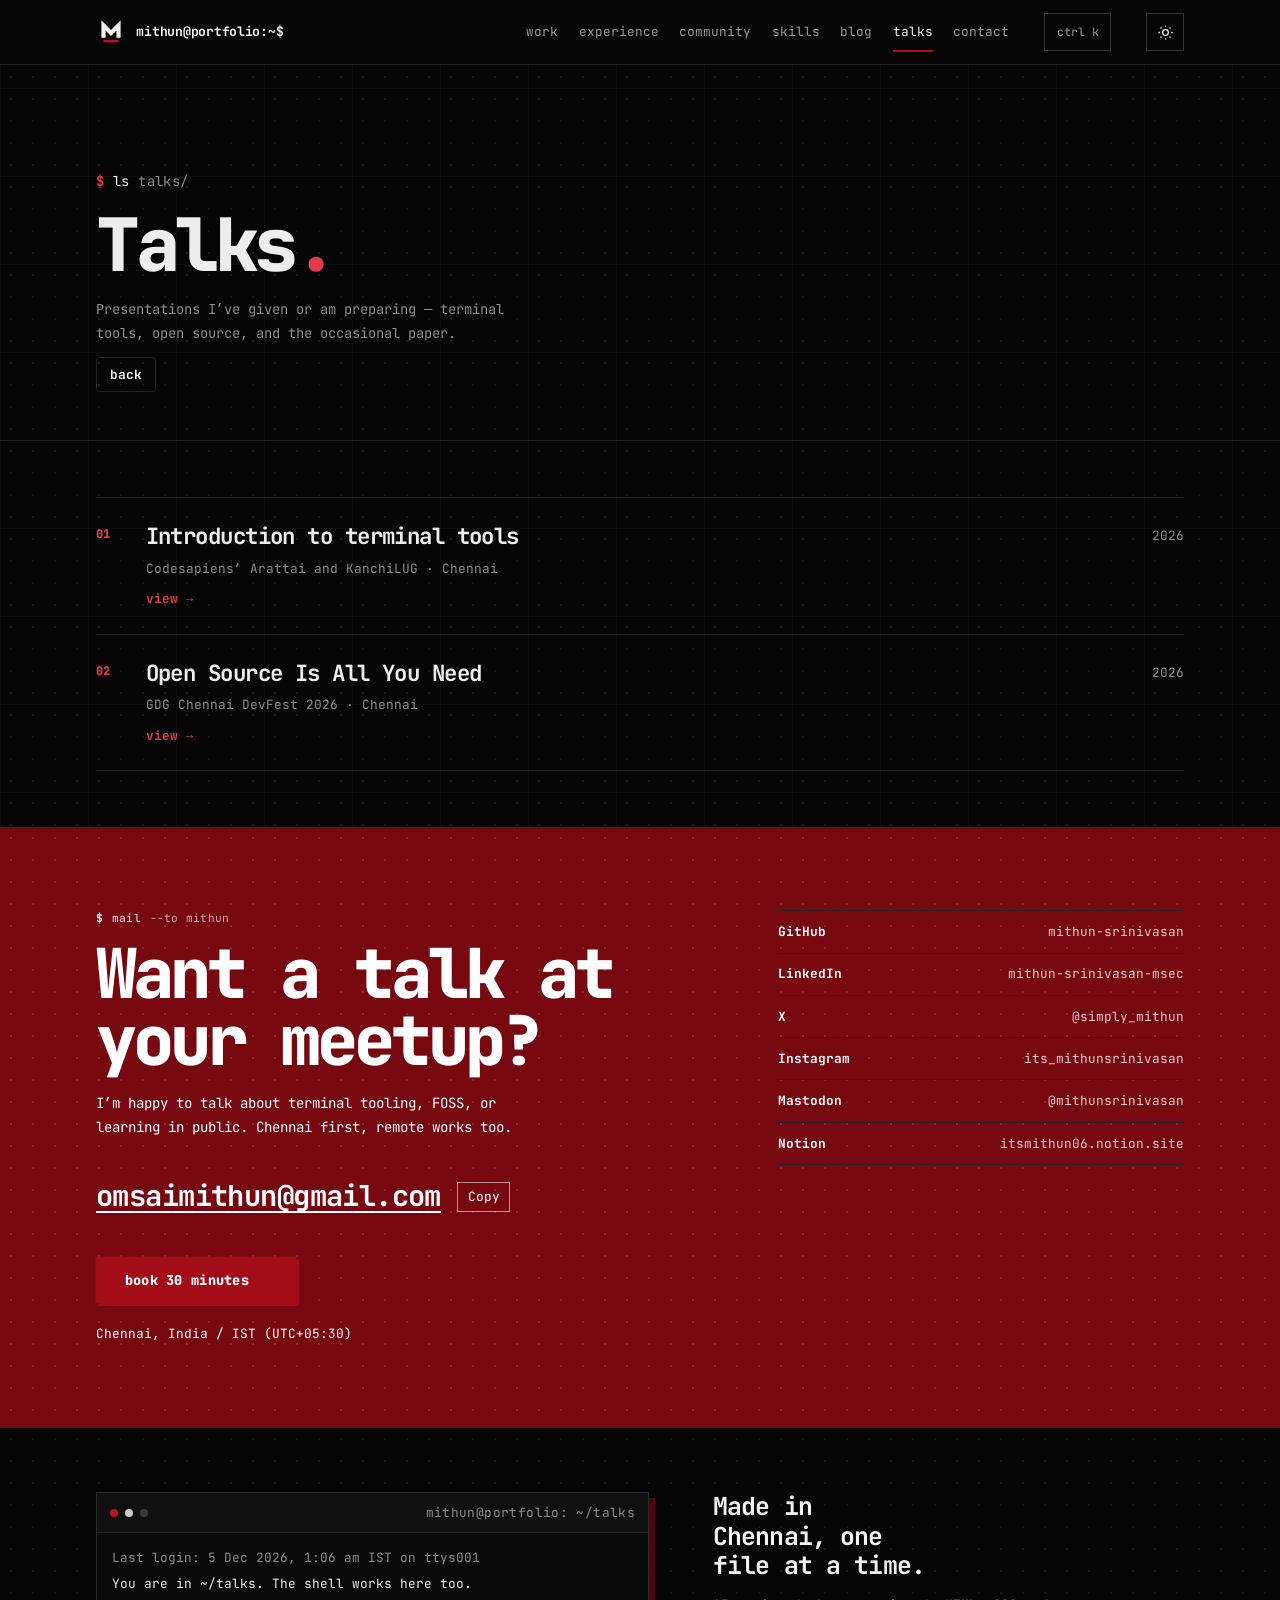
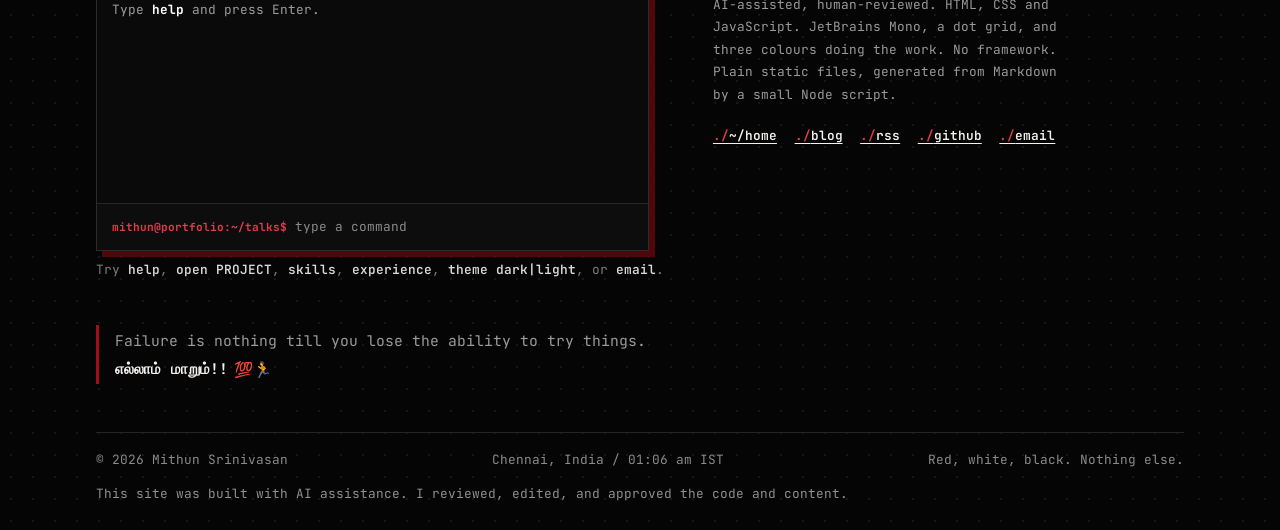
<file: talks.html>
<!DOCTYPE html>
<html lang="en" data-theme="dark">
<head>
<meta charset="utf-8">
<meta name="viewport" content="width=device-width, initial-scale=1, viewport-fit=cover">
<title>Talks · Mithun Srinivasan</title>
<meta name="author" content="Mithun Srinivasan">
<meta name="robots" content="index,follow">
<meta name="color-scheme" content="dark light">
<meta name="theme-color" content="#050505">
<!-- BEGIN GENERATED: talks-meta -->
<meta name="description" content="Talks by Mithun Srinivasan: Codesapiens’ Arattai and KanchiLUG, GDG Chennai DevFest 2026.">
<meta property="og:description" content="Talks by Mithun Srinivasan: Codesapiens’ Arattai and KanchiLUG, GDG Chennai DevFest 2026.">
<meta name="twitter:description" content="Talks by Mithun Srinivasan: Codesapiens’ Arattai and KanchiLUG, GDG Chennai DevFest 2026.">
<!-- END GENERATED: talks-meta -->
<link rel="icon" href="/favicon.ico" sizes="48x48" type="image/x-icon">
<link rel="icon" href="/assets/images/site-icon.svg" type="image/svg+xml">
<link rel="icon" href="/assets/icons/icon-192.png" sizes="192x192" type="image/png">
<link rel="me" href="https://mastodon.social/@mithunsrinivasan">
<script>
  (() => {
    try {
      const saved = localStorage.getItem("theme");
      document.documentElement.dataset.theme = saved === "light" ? "light" : "dark";
    } catch {
      document.documentElement.dataset.theme = "dark";
    }
  })();
</script>
<link rel="preload" href="/assets/fonts/jetbrains-mono-latin-wght-normal.woff2" as="font" type="font/woff2" crossorigin>
<link rel="canonical" href="https://mithunsrinivasan.is-a.dev/talks.html">
<link rel="apple-touch-icon" href="/assets/icons/apple-touch-icon.png">
<link rel="manifest" href="/manifest.webmanifest">
<meta property="og:locale" content="en_IN">
<meta property="og:type" content="website">
<meta property="og:site_name" content="Mithun Srinivasan">
<meta property="og:title" content="Talks · Mithun Srinivasan">
<meta property="og:url" content="https://mithunsrinivasan.is-a.dev/talks.html">
<meta property="og:image" content="https://mithunsrinivasan.is-a.dev/assets/images/og-image.png">
<meta property="og:image:alt" content="Mithun Srinivasan portfolio share card in a terminal style">
<meta property="og:image:width" content="1200">
<meta property="og:image:height" content="630">
<meta name="twitter:card" content="summary_large_image">
<meta name="twitter:site" content="@simply_mithun">
<meta name="twitter:creator" content="@simply_mithun">
<meta name="twitter:title" content="Talks · Mithun Srinivasan">
<meta name="twitter:image" content="https://mithunsrinivasan.is-a.dev/assets/images/og-image.png">
<meta name="twitter:image:alt" content="Mithun Srinivasan portfolio share card in a terminal style">
<meta name="referrer" content="strict-origin-when-cross-origin">
<!-- BEGIN GENERATED: talks-jsonld -->
<script type="application/ld+json">
{
  "@context": "https://schema.org",
  "@graph": [
    {
      "@type": "CollectionPage",
      "url": "https://mithunsrinivasan.is-a.dev/talks.html",
      "name": "Talks",
      "description": "Talks by Mithun Srinivasan: Codesapiens’ Arattai and KanchiLUG, GDG Chennai DevFest 2026."
    },
    {
      "@type": "ItemList",
      "name": "Talks",
      "numberOfItems": 2,
      "itemListElement": [
        {
          "@type": "ListItem",
          "position": 1,
          "url": "https://github.com/mithun-srinivasan/intro-to-some-terminal-tools",
          "name": "Introduction to terminal tools"
        },
        {
          "@type": "ListItem",
          "position": 2,
          "url": "https://github.com/mithun-srinivasan/foss-paper-presentation",
          "name": "Open Source Is All You Need"
        }
      ]
    }
  ]
}
</script>
<!-- END GENERATED: talks-jsonld -->
<link rel="stylesheet" href="/assets/css/style.css?v=4176d7e6">
</head>
<body>
<a class="skip-link" href="#main">Skip to content</a>

<header class="site-header" id="site-header">
  <div class="shell header-inner">
    <a class="brand" href="/" aria-label="Mithun Srinivasan, home">
      <img class="brand-mark" src="/assets/images/site-icon.svg" alt="" width="30" height="30" aria-hidden="true" loading="eager">
      <span class="brand-text">mithun@portfolio:~$</span>
    </a>
    <nav class="nav" aria-label="Main">
      <a href="/#work">work</a>
      <a href="/#experience">experience</a>
      <a href="/#community">community</a>
      <a href="/#skills">skills</a>
      <a href="/blog.html" data-blog-link>blog</a>
      <a href="/talks.html" aria-current="page">talks</a>
      <a href="#contact">contact</a>
    </nav>
    <button class="theme-toggle" id="theme-toggle" type="button" aria-label="Switch to light theme">
      <svg class="icon-sun" viewBox="0 0 24 24" fill="none" stroke="currentColor" stroke-width="1.8" aria-hidden="true"><circle cx="12" cy="12" r="4"></circle><path d="M12 2v2M12 20v2M4.93 4.93l1.42 1.42M17.66 17.66l1.41 1.41M2 12h2M20 12h2M4.93 19.07l1.42-1.42M17.66 6.34l1.41-1.41"></path></svg>
      <svg class="icon-moon" viewBox="0 0 24 24" fill="none" stroke="currentColor" stroke-width="1.8" aria-hidden="true"><path d="M20.5 14.5A8.5 8.5 0 0 1 9.5 3.5 8.5 8.5 0 1 0 20.5 14.5Z"></path></svg>
    </button>
  </div>
</header>

<main id="main">
  <header class="page-head">
    <div class="shell">
      <p class="cmd"><span class="path">ls</span> talks/</p>
      <h1>Talks<span class="dot">.</span></h1>
      <p>Presentations I’ve given or am preparing — terminal tools, open source, and the occasional paper.</p>
      <a class="back-link" href="/">back</a>
    </div>
  </header>

  <section class="entries" aria-labelledby="talks-title">
    <div class="shell">
      <h2 class="sr-only" id="talks-title">Presentations</h2>

      <div class="entries-list" id="talk-list" hidden></div>
      <!-- BEGIN GENERATED: talks-noscript -->
<noscript>
        <div class="entries-list">
          <a class="entry" href="https://github.com/mithun-srinivasan/intro-to-some-terminal-tools">
            <time datetime="2026">2026</time>
            <h3>Introduction to terminal tools</h3>
            <p>Codesapiens’ Arattai and KanchiLUG · Chennai</p>
            <span class="entry-more">view →</span>
          </a>
          <a class="entry" href="https://github.com/mithun-srinivasan/foss-paper-presentation">
            <time datetime="2026">2026</time>
            <h3>Open Source Is All You Need</h3>
            <p>GDG Chennai DevFest 2026 · Chennai</p>
            <span class="entry-more">view →</span>
          </a>
        </div>
      </noscript>
<!-- END GENERATED: talks-noscript -->

      <div class="empty-shell" id="talk-empty" hidden>
        <p><span class="term-prompt">$</span> ls talks/<br><span class="dim">(empty)</span></p>
        <p class="dim">No talks listed yet. Presentations will show up here — including the terminal tools talk and the FOSS paper presentation.</p>
      </div>
    </div>
  </section>

  <section class="contact" id="contact" aria-labelledby="contact-title">
    <div class="shell contact-inner">
      <div class="contact-grid">
        <div>
          <p class="cmd"><span class="path">mail</span> --to mithun</p>
          <h2 id="contact-title">Want a talk at your meetup?</h2>
          <p class="contact-lead">I’m happy to talk about terminal tooling, FOSS, or learning in public. Chennai first, remote works too.</p>
          <div class="contact-email-row">
            <a class="contact-email" href="mailto:omsaimithun@gmail.com">omsaimithun@gmail.com</a>
            <button class="copy-btn" id="copy-email" type="button" data-email="omsaimithun@gmail.com">Copy</button>
          </div>
          <p class="copy-status" id="copy-status" role="status" aria-live="polite"></p>
          <a class="btn btn-cal" href="https://cal.com/mithun-srinivasan/30min" rel="noopener">book 30 minutes</a>
          <div class="contact-meta">
            <p>Chennai, India / IST (UTC+05:30)</p>
          </div>
        </div>
        <nav class="socials" aria-label="Elsewhere">
          <a class="social" href="https://github.com/mithun-srinivasan"><b>GitHub</b><span>mithun-srinivasan</span></a>
          <a class="social" href="https://www.linkedin.com/in/mithun-srinivasan-msec"><b>LinkedIn</b><span>mithun-srinivasan-msec</span></a>
          <a class="social" href="https://x.com/simply_mithun"><b>X</b><span>@simply_mithun</span></a>
          <a class="social" href="https://www.instagram.com/its_mithunsrinivasan/"><b>Instagram</b><span>its_mithunsrinivasan</span></a>
          <a class="social" href="https://mastodon.social/@mithunsrinivasan" rel="me"><b>Mastodon</b><span>@mithunsrinivasan</span></a>
          <a class="social" href="https://itsmithun06.notion.site/"><b>Notion</b><span>itsmithun06.notion.site</span></a>
        </nav>
      </div>
    </div>
  </section>
</main>

<footer class="footer">
  <div class="shell">
    <div class="footer-grid">
      <div class="term-window" id="term" role="region" data-prompt="mithun@portfolio:~/talks$" aria-label="Guest terminal">
        <div class="term-head">
          <i aria-hidden="true"></i><i aria-hidden="true"></i><i aria-hidden="true"></i>
          <span class="term-title">mithun@portfolio: ~/talks</span>
        </div>
        <div class="term-out" id="term-out" role="log" aria-live="polite" aria-label="Terminal output" tabindex="0">
          <p class="term-line term-dim" data-last-login>Last login: today on ttys001</p>
          <p class="term-line term-ok">You are in ~/talks. The shell works here too.</p>
          <p class="term-line term-out-text">Type <span class="term-help-key">help</span> and press Enter.</p>
        </div>
        <form class="term-form" id="term-form">
          <label class="sr-only" for="term-input">Terminal command</label>
          <span class="term-ps1" aria-hidden="true">mithun@portfolio:~/talks$</span>
          <input class="term-input" id="term-input" name="command" type="text" autocomplete="off" autocapitalize="off" autocorrect="off" spellcheck="false" placeholder="type a command" aria-describedby="term-hint">
          <button class="sr-only" type="submit">Run command</button>
        </form>
      </div>
      <div class="footer-copy">
        <h3>Made in Chennai, one file at a time.</h3>
        <p>AI-assisted, human-reviewed. HTML, CSS and JavaScript. JetBrains Mono, a dot grid, and three colours doing the work. No framework. Plain static files, generated from Markdown by a small Node script.</p>
        <div class="footer-links">
          <a href="/">~/home</a>
          <a href="/blog.html" data-blog-link>blog</a>
          <a href="/feed.xml">rss</a>
          <a href="https://github.com/mithun-srinivasan">github</a>
          <a href="mailto:omsaimithun@gmail.com">email</a>
        </div>
      </div>
    </div>
    <p class="term-hint" id="term-hint">Try <b>help</b>, <b>open PROJECT</b>, <b>skills</b>, <b>experience</b>, <b>theme dark|light</b>, or <b>email</b>.</p>
    <p class="term-live-hint">This terminal is live — tap it and type <b>help</b>.</p>
    <blockquote class="footer-motto">
      <p>Failure is nothing till you lose the ability to try things.</p>
      <p lang="ta">எல்லாம் மாறும்!!<span class="motto-emoji" aria-hidden="true">💯🏃</span></p>
    </blockquote>
    <div class="footer-bottom">
      <span>© 2026 Mithun Srinivasan</span>
      <span>Chennai, India / <time id="local-time">--:--</time> IST</span>
      <span>Red, white, black. Nothing else.</span>
    </div>
    <p class="ai-note">This site was built with AI assistance. I reviewed, edited, and approved the code and content.</p>
  </div>
</footer>

<!-- BEGIN GENERATED: talks-data -->
<script>
  /* Generated by scripts/build.mjs from content/talks.json. */
  window.TALKS = [
  {
    "title": "Introduction to terminal tools",
    "date": "2026",
    "dateTime": "2026",
    "event": "Codesapiens’ Arattai and KanchiLUG",
    "location": "Chennai",
    "url": "https://github.com/mithun-srinivasan/intro-to-some-terminal-tools"
  },
  {
    "title": "Open Source Is All You Need",
    "date": "2026",
    "dateTime": "2026",
    "event": "GDG Chennai DevFest 2026",
    "location": "Chennai",
    "url": "https://github.com/mithun-srinivasan/foss-paper-presentation"
  }
];
</script>
<!-- END GENERATED: talks-data -->
<script src="/assets/js/posts.js?v=4176d7e6" defer></script>
<script src="/assets/js/script.js?v=4176d7e6" defer></script>
</body>
</html>
</file>
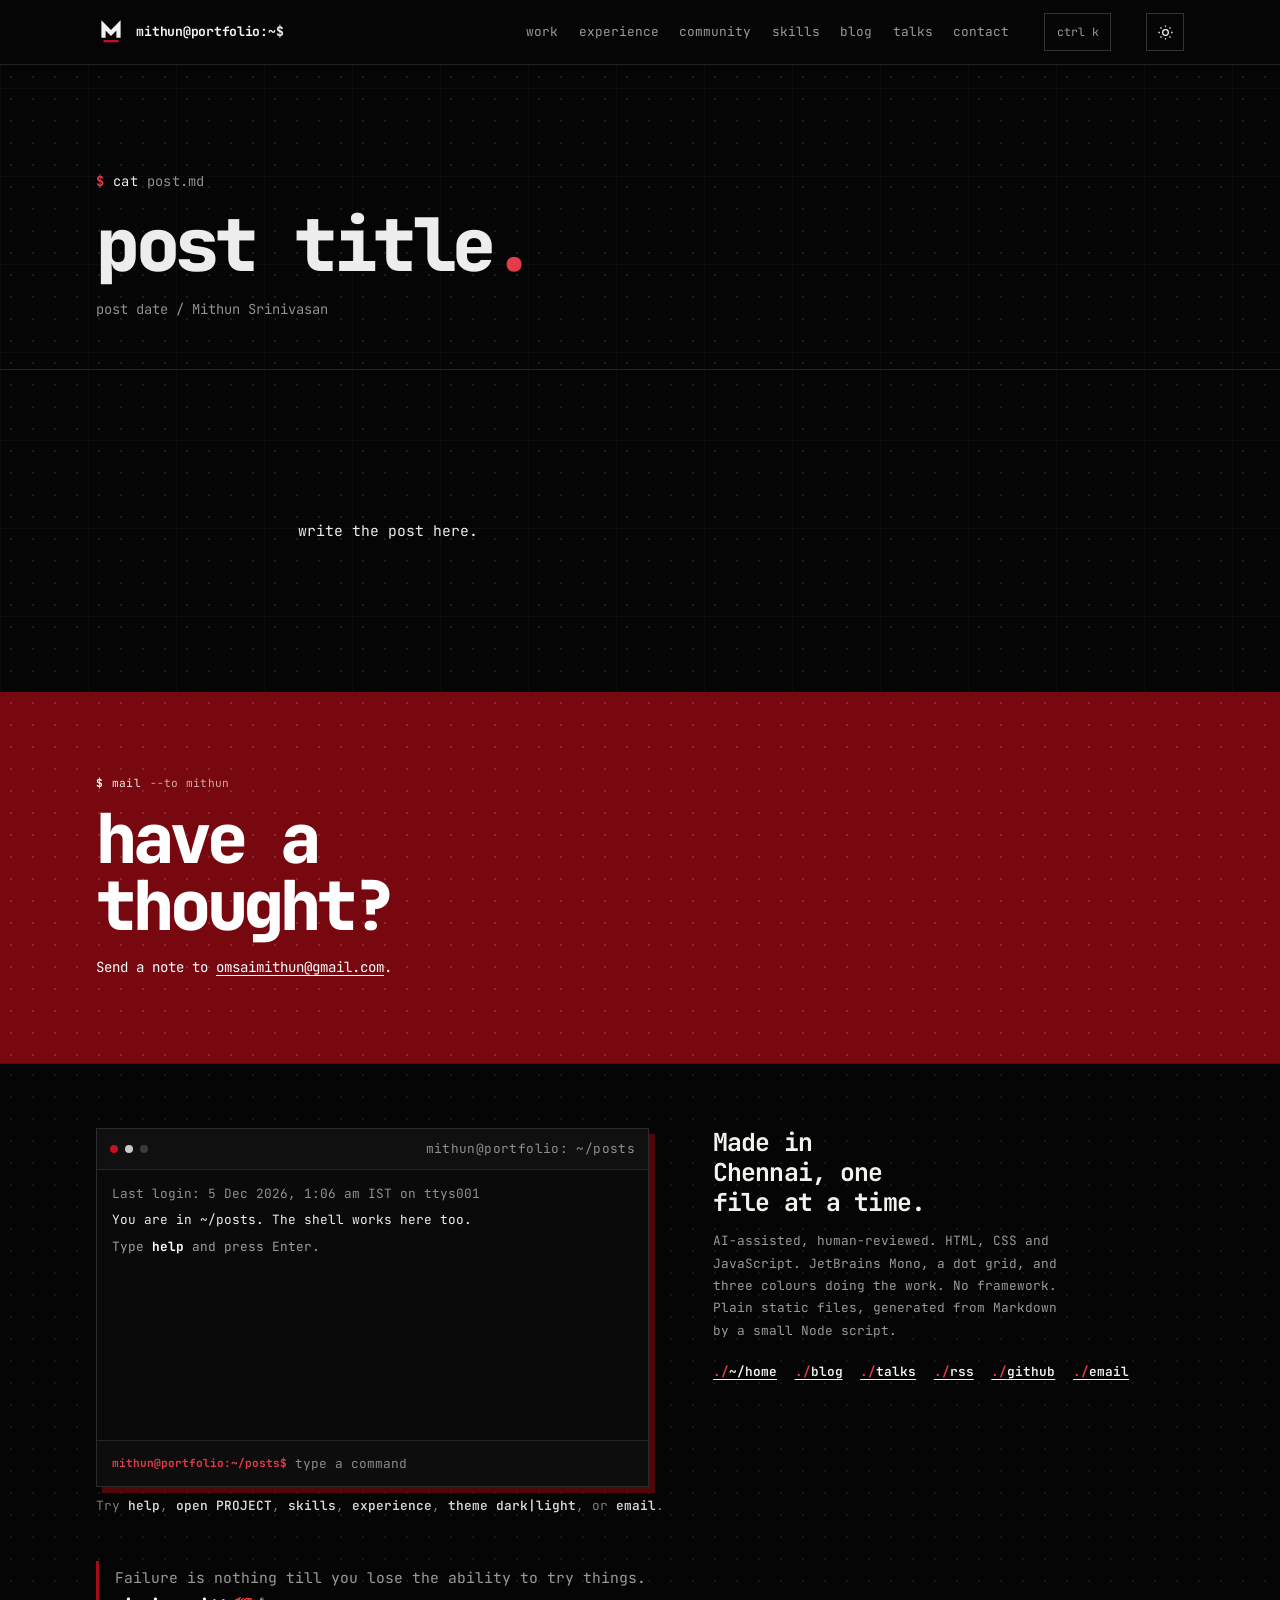
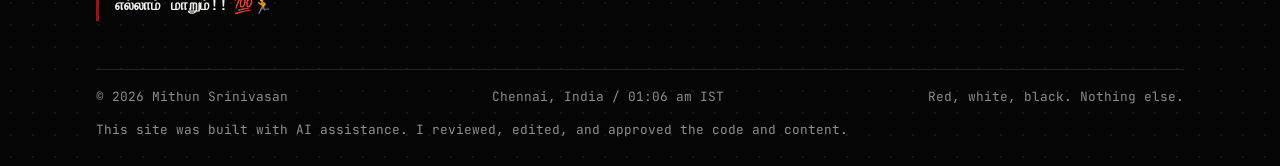
<file: posts/_template.html>
<!DOCTYPE html>
<html lang="en" data-theme="dark">
<head>
<meta charset="utf-8">
<meta name="viewport" content="width=device-width, initial-scale=1, viewport-fit=cover">
<title>Post title · Mithun Srinivasan</title>
<meta name="author" content="Mithun Srinivasan">
<meta name="robots" content="noindex,follow">
<meta name="color-scheme" content="dark light">
<meta name="theme-color" content="#050505">
<meta name="description" content="Post description by Mithun Srinivasan.">
<link rel="canonical" href="https://mithunsrinivasan.is-a.dev/posts/post-slug.html">
<link rel="alternate" type="application/atom+xml" title="Mithun Srinivasan — Blog" href="/feed.xml">
<link rel="icon" href="/favicon.ico" sizes="48x48" type="image/x-icon">
<link rel="icon" href="/assets/images/site-icon.svg" type="image/svg+xml">
<link rel="icon" href="/assets/icons/icon-192.png" sizes="192x192" type="image/png">
<link rel="me" href="https://mastodon.social/@mithunsrinivasan">
<link rel="manifest" href="/manifest.webmanifest">
<link rel="apple-touch-icon" sizes="180x180" href="/assets/icons/apple-touch-icon.png">
<script>
  (() => {
    try { document.documentElement.dataset.theme = localStorage.getItem("theme") === "light" ? "light" : "dark"; }
    catch { document.documentElement.dataset.theme = "dark"; }
  })();
</script>
<link rel="preload" href="/assets/fonts/jetbrains-mono-latin-wght-normal.woff2" as="font" type="font/woff2" crossorigin>
<link rel="stylesheet" href="/assets/css/style.css?v=4176d7e6">
<meta property="og:locale" content="en_IN">
<meta property="og:type" content="article">
<meta property="og:title" content="Post title · Mithun Srinivasan">
<meta property="og:description" content="Post description by Mithun Srinivasan.">
<meta property="og:url" content="https://mithunsrinivasan.is-a.dev/posts/post-slug.html">
<meta property="og:image" content="https://mithunsrinivasan.is-a.dev/assets/images/og-image.png">
<meta property="og:image:alt" content="Mithun Srinivasan portfolio share card in a terminal style">
<meta property="og:image:width" content="1200">
<meta property="og:image:height" content="630">
<meta property="article:published_time" content="2026-01-01">
<meta property="article:author" content="https://mithunsrinivasan.is-a.dev/">
<meta name="twitter:card" content="summary_large_image">
<meta name="twitter:site" content="@simply_mithun">
<meta name="twitter:creator" content="@simply_mithun">
<meta name="twitter:title" content="Post title · Mithun Srinivasan">
<meta name="twitter:description" content="Post description by Mithun Srinivasan.">
<meta name="twitter:image" content="https://mithunsrinivasan.is-a.dev/assets/images/og-image.png">
<meta name="twitter:image:alt" content="Mithun Srinivasan portfolio share card in a terminal style">
<script type="application/ld+json">
{
  "@context": "https://schema.org",
  "@graph": [
    {
      "@type": "BlogPosting",
      "headline": "Post title",
      "description": "Post description by Mithun Srinivasan.",
      "datePublished": "2026-01-01",
      "dateModified": "2026-01-01",
      "image": "https://mithunsrinivasan.is-a.dev/assets/images/og-image.png",
      "author": {
        "@type": "Person",
        "name": "Mithun Srinivasan",
        "url": "https://mithunsrinivasan.is-a.dev/"
      },
      "publisher": {
        "@type": "Person",
        "name": "Mithun Srinivasan"
      },
      "mainEntityOfPage": "https://mithunsrinivasan.is-a.dev/posts/post-slug.html"
    },
    {
      "@type": "BreadcrumbList",
      "itemListElement": [
        {
          "@type": "ListItem",
          "position": 1,
          "name": "Home",
          "url": "https://mithunsrinivasan.is-a.dev/"
        },
        {
          "@type": "ListItem",
          "position": 2,
          "name": "Blog",
          "url": "https://mithunsrinivasan.is-a.dev/blog.html"
        },
        {
          "@type": "ListItem",
          "position": 3,
          "name": "Post title",
          "url": "https://mithunsrinivasan.is-a.dev/posts/post-slug.html"
        }
      ]
    }
  ]
}
</script>
</head>
<body>
<a class="skip-link" href="#main">Skip to content</a>
<header class="site-header" id="site-header"><div class="shell header-inner"><a class="brand" href="/" aria-label="Mithun Srinivasan, home"><img class="brand-mark" src="/assets/images/site-icon.svg" alt="" width="30" height="30" aria-hidden="true" loading="eager"><span class="brand-text">mithun@portfolio:~$</span></a><nav class="nav" aria-label="Main"><a href="/#work">work</a><a href="/#experience">experience</a><a href="/#community">community</a><a href="/#skills">skills</a><a href="/blog.html" data-blog-link>blog</a><a href="/talks.html">talks</a><a href="#contact">contact</a></nav>
    <button class="theme-toggle" id="theme-toggle" type="button" aria-label="Switch to light theme"><svg class="icon-sun" viewBox="0 0 24 24" fill="none" stroke="currentColor" stroke-width="1.8" aria-hidden="true"><circle cx="12" cy="12" r="4"></circle><path d="M12 2v2M12 20v2M4.93 4.93l1.42 1.42M17.66 17.66l1.41 1.41M2 12h2M20 12h2M4.93 19.07l1.42-1.42M17.66 6.34l1.41-1.41"></path></svg><svg class="icon-moon" viewBox="0 0 24 24" fill="none" stroke="currentColor" stroke-width="1.8" aria-hidden="true"><path d="M20.5 14.5A8.5 8.5 0 0 1 9.5 3.5 8.5 8.5 0 1 0 20.5 14.5Z"></path></svg></button></div></header>

<main id="main"><header class="page-head"><div class="shell"><p class="cmd"><span class="path">cat</span> post.md</p><h1>post title<span class="dot">.</span></h1><p><time datetime="2026-01-01">post date</time> / Mithun Srinivasan</p></div></header><article class="section"><div class="shell article-body"><!-- replace this block with the article body --><p>write the post here.</p></div></article><section class="contact" id="contact" aria-labelledby="contact-title"><div class="shell contact-inner"><div class="contact-grid"><div><p class="cmd"><span class="path">mail</span> --to mithun</p><h2 id="contact-title">have a thought?</h2><p class="contact-lead">Send a note to <a href="mailto:omsaimithun@gmail.com">omsaimithun@gmail.com</a>.</p></div></div></div></section></main>
<footer class="footer"><div class="shell"><div class="footer-grid"><div class="term-window" id="term" role="region" data-root="/" data-prompt="mithun@portfolio:~/posts$" aria-label="Guest terminal"><div class="term-head"><i aria-hidden="true"></i><i aria-hidden="true"></i><i aria-hidden="true"></i><span class="term-title">mithun@portfolio: ~/posts</span></div><div class="term-out" id="term-out" role="log" aria-live="polite" aria-label="Terminal output" tabindex="0"><p class="term-line term-dim" data-last-login>Last login: today on ttys001</p><p class="term-line term-ok">You are in ~/posts. The shell works here too.</p><p class="term-line term-out-text">Type <span class="term-help-key">help</span> and press Enter.</p></div><form class="term-form" id="term-form"><label class="sr-only" for="term-input">Terminal command</label><span class="term-ps1" aria-hidden="true">mithun@portfolio:~/posts$</span><input class="term-input" id="term-input" name="command" type="text" autocomplete="off" autocapitalize="off" autocorrect="off" spellcheck="false" placeholder="type a command" aria-describedby="term-hint"><button class="sr-only" type="submit">Run command</button></form></div><div class="footer-copy"><h3>Made in Chennai, one file at a time.</h3><p>AI-assisted, human-reviewed. HTML, CSS and JavaScript. JetBrains Mono, a dot grid, and three colours doing the work. No framework. Plain static files, generated from Markdown by a small Node script.</p><div class="footer-links"><a href="/">~/home</a><a href="/blog.html" data-blog-link>blog</a><a href="/talks.html">talks</a><a href="/feed.xml">rss</a><a href="https://github.com/mithun-srinivasan">github</a><a href="mailto:omsaimithun@gmail.com">email</a></div></div></div><p class="term-hint" id="term-hint">Try <b>help</b>, <b>open PROJECT</b>, <b>skills</b>, <b>experience</b>, <b>theme dark|light</b>, or <b>email</b>.</p><p class="term-live-hint">This terminal is live — tap it and type <b>help</b>.</p><blockquote class="footer-motto"><p>Failure is nothing till you lose the ability to try things.</p><p lang="ta">எல்லாம் மாறும்!!<span class="motto-emoji" aria-hidden="true">💯🏃</span></p></blockquote><div class="footer-bottom"><span>© 2026 Mithun Srinivasan</span><span>Chennai, India / <time id="local-time">--:--</time> IST</span><span>Red, white, black. Nothing else.</span></div><p class="ai-note">This site was built with AI assistance. I reviewed, edited, and approved the code and content.</p></div></footer>
<script src="/assets/js/posts.js?v=4176d7e6" defer></script><script src="/assets/js/script.js?v=4176d7e6" defer></script>
</body>
</html>
</file>
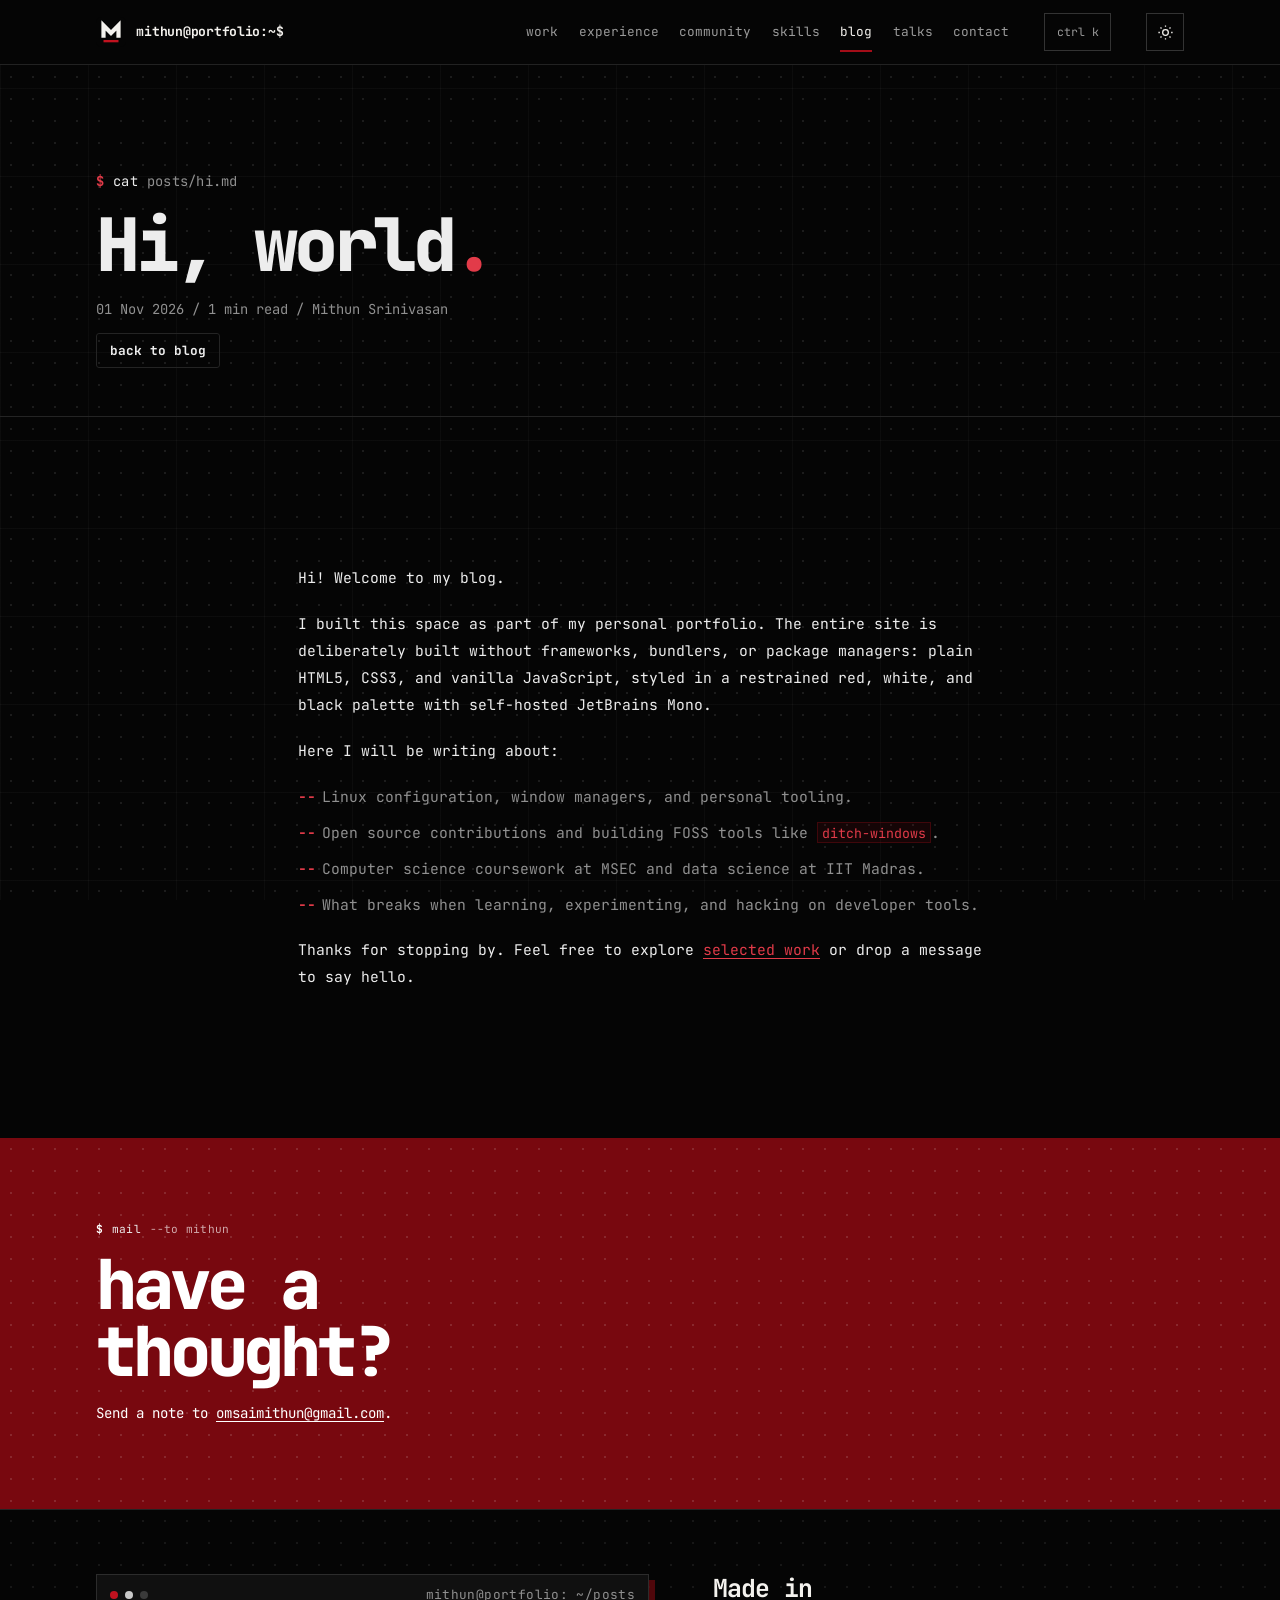
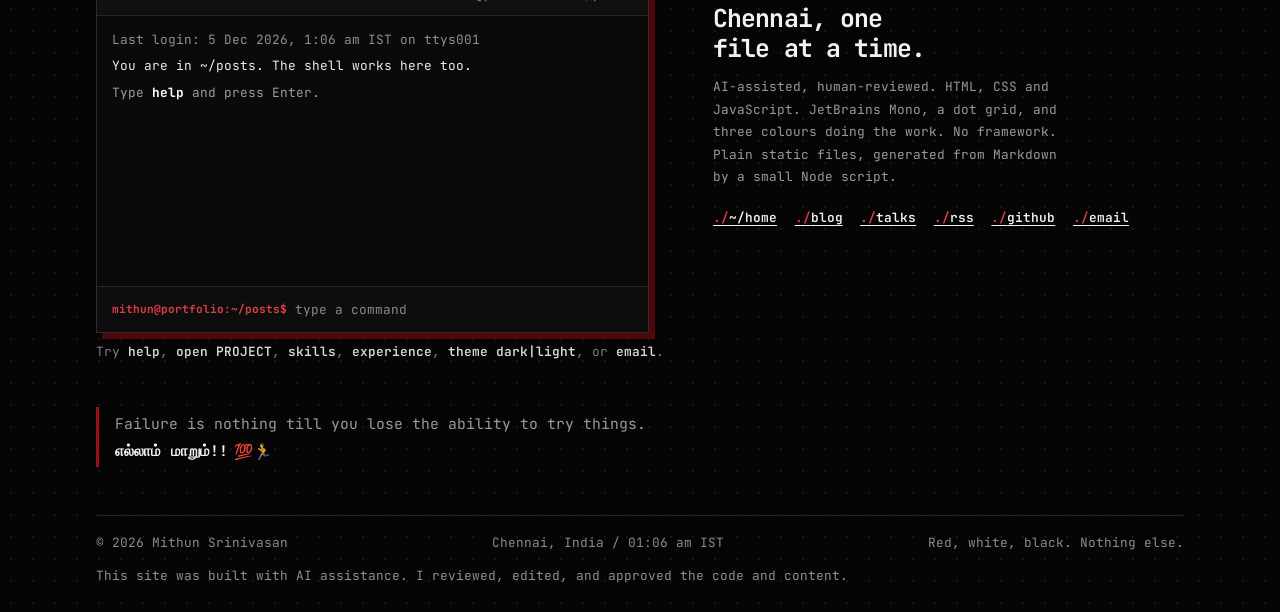
<file: posts/hi.html>
<!DOCTYPE html>
<!-- Generated by scripts/build.mjs from content/. Edit the source, not this file. -->
<html lang="en" data-theme="dark">
<head>
<meta charset="utf-8">
<meta name="viewport" content="width=device-width, initial-scale=1, viewport-fit=cover">
<title>Hi, world · Mithun Srinivasan</title>
<meta name="author" content="Mithun Srinivasan">
<meta name="robots" content="index,follow">
<meta name="color-scheme" content="dark light">
<meta name="theme-color" content="#050505">
<meta name="description" content="A quick hello from the new blog: why I built this portfolio dependency-free, what I’m working on, and what’s next.">
<link rel="canonical" href="https://mithunsrinivasan.is-a.dev/posts/hi.html">
<link rel="alternate" type="application/atom+xml" title="Mithun Srinivasan — Blog" href="/feed.xml">
<link rel="icon" href="/favicon.ico" sizes="48x48" type="image/x-icon">
<link rel="icon" href="/assets/images/site-icon.svg" type="image/svg+xml">
<link rel="icon" href="/assets/icons/icon-192.png" sizes="192x192" type="image/png">
<link rel="me" href="https://mastodon.social/@mithunsrinivasan">
<link rel="manifest" href="/manifest.webmanifest">
<link rel="apple-touch-icon" sizes="180x180" href="/assets/icons/apple-touch-icon.png">
<script>
  (() => {
    try { document.documentElement.dataset.theme = localStorage.getItem("theme") === "light" ? "light" : "dark"; }
    catch { document.documentElement.dataset.theme = "dark"; }
  })();
</script>
<link rel="preload" href="/assets/fonts/jetbrains-mono-latin-wght-normal.woff2" as="font" type="font/woff2" crossorigin>
<link rel="stylesheet" href="/assets/css/style.css?v=4176d7e6">
<meta property="og:locale" content="en_IN">
<meta property="og:type" content="article">
<meta property="og:site_name" content="Mithun Srinivasan">
<meta property="og:title" content="Hi, world · Mithun Srinivasan">
<meta property="og:description" content="A quick hello from the new blog: why I built this portfolio dependency-free, what I’m working on, and what’s next.">
<meta property="og:url" content="https://mithunsrinivasan.is-a.dev/posts/hi.html">
<meta property="og:image" content="https://mithunsrinivasan.is-a.dev/assets/images/og-image.png">
<meta property="og:image:alt" content="Mithun Srinivasan portfolio share card in a terminal style">
<meta property="og:image:width" content="1200">
<meta property="og:image:height" content="630">
<meta property="article:published_time" content="2026-11-01">
<meta property="article:author" content="https://mithunsrinivasan.is-a.dev/">
<meta name="twitter:card" content="summary_large_image">
<meta name="twitter:site" content="@simply_mithun">
<meta name="twitter:creator" content="@simply_mithun">
<meta name="twitter:title" content="Hi, world · Mithun Srinivasan">
<meta name="twitter:description" content="A quick hello from the new blog: why I built this portfolio dependency-free, what I’m working on, and what’s next.">
<meta name="twitter:image" content="https://mithunsrinivasan.is-a.dev/assets/images/og-image.png">
<meta name="twitter:image:alt" content="Mithun Srinivasan portfolio share card in a terminal style">
<script type="application/ld+json">
{
  "@context": "https://schema.org",
  "@graph": [
    {
      "@type": "BlogPosting",
      "headline": "Hi, world",
      "description": "A quick hello from the new blog: why I built this portfolio dependency-free, what I’m working on, and what’s next.",
      "datePublished": "2026-11-01",
      "dateModified": "2026-11-01",
      "image": "https://mithunsrinivasan.is-a.dev/assets/images/og-image.png",
      "author": {
        "@type": "Person",
        "name": "Mithun Srinivasan",
        "url": "https://mithunsrinivasan.is-a.dev/"
      },
      "publisher": {
        "@type": "Person",
        "name": "Mithun Srinivasan"
      },
      "mainEntityOfPage": "https://mithunsrinivasan.is-a.dev/posts/hi.html",
      "inLanguage": "en-IN"
    },
    {
      "@type": "BreadcrumbList",
      "itemListElement": [
        {
          "@type": "ListItem",
          "position": 1,
          "name": "Home",
          "url": "https://mithunsrinivasan.is-a.dev/"
        },
        {
          "@type": "ListItem",
          "position": 2,
          "name": "Blog",
          "url": "https://mithunsrinivasan.is-a.dev/blog.html"
        },
        {
          "@type": "ListItem",
          "position": 3,
          "name": "Hi, world",
          "url": "https://mithunsrinivasan.is-a.dev/posts/hi.html"
        }
      ]
    }
  ]
}
</script>
</head>
<body>
<a class="skip-link" href="#main">Skip to content</a>
<header class="site-header" id="site-header">
  <div class="shell header-inner">
    <a class="brand" href="/" aria-label="Mithun Srinivasan, home">
      <img class="brand-mark" src="/assets/images/site-icon.svg" alt="" width="30" height="30" aria-hidden="true" loading="eager">
      <span class="brand-text">mithun@portfolio:~$</span>
    </a>
    <nav class="nav" aria-label="Main"><a href="/#work">work</a><a href="/#experience">experience</a><a href="/#community">community</a><a href="/#skills">skills</a><a href="/blog.html" data-blog-link aria-current="page">blog</a><a href="/talks.html">talks</a><a href="#contact">contact</a></nav>
    <button class="theme-toggle" id="theme-toggle" type="button" aria-label="Switch to light theme">
      <svg class="icon-sun" viewBox="0 0 24 24" fill="none" stroke="currentColor" stroke-width="1.8" aria-hidden="true"><circle cx="12" cy="12" r="4"></circle><path d="M12 2v2M12 20v2M4.93 4.93l1.42 1.42M17.66 17.66l1.41 1.41M2 12h2M20 12h2M4.93 19.07l1.42-1.42M17.66 6.34l1.41-1.41"></path></svg>
      <svg class="icon-moon" viewBox="0 0 24 24" fill="none" stroke="currentColor" stroke-width="1.8" aria-hidden="true"><path d="M20.5 14.5A8.5 8.5 0 0 1 9.5 3.5 8.5 8.5 0 1 0 20.5 14.5Z"></path></svg>
    </button>
  </div>
</header>

<main id="main">
  <header class="page-head">
    <div class="shell">
      <p class="cmd"><span class="path">cat</span> posts/hi.md</p>
      <h1>Hi, world<span class="dot">.</span></h1>
      <p><time datetime="2026-11-01">01 Nov 2026</time> / 1 min read / Mithun Srinivasan</p>
      <a class="back-link" href="/blog.html">back to blog</a>
    </div>
  </header>
  <article class="section">
    <div class="shell article-body">
<p>Hi! Welcome to my blog.</p>
<p>I built this space as part of my personal portfolio. The entire site is deliberately built without frameworks, bundlers, or package managers: plain HTML5, CSS3, and vanilla JavaScript, styled in a restrained red, white, and black palette with self-hosted JetBrains Mono.</p>
<p>Here I will be writing about:</p>
<ul><li>Linux configuration, window managers, and personal tooling.</li><li>Open source contributions and building FOSS tools like <code>ditch-windows</code>.</li><li>Computer science coursework at MSEC and data science at IIT Madras.</li><li>What breaks when learning, experimenting, and hacking on developer tools.</li></ul>
<p>Thanks for stopping by. Feel free to explore <a href="/#work">selected work</a> or drop a message to say hello.</p>


    </div>
  </article>
  <section class="contact" id="contact" aria-labelledby="contact-title"><div class="shell contact-inner"><div class="contact-grid"><div><p class="cmd"><span class="path">mail</span> --to mithun</p><h2 id="contact-title">have a thought?</h2><p class="contact-lead">Send a note to <a href="mailto:omsaimithun@gmail.com">omsaimithun@gmail.com</a>.</p></div></div></div></section>
</main>
<footer class="footer">
  <div class="shell">
    <div class="footer-grid">
      <div class="term-window" id="term" role="region" data-root="/" data-prompt="mithun@portfolio:~/posts$" aria-label="Guest terminal">
        <div class="term-head">
          <i aria-hidden="true"></i><i aria-hidden="true"></i><i aria-hidden="true"></i>
          <span class="term-title">mithun@portfolio: ~/posts</span>
        </div>
        <div class="term-out" id="term-out" role="log" aria-live="polite" aria-label="Terminal output" tabindex="0">
          <p class="term-line term-dim" data-last-login>Last login: today on ttys001</p>
          <p class="term-line term-ok">You are in ~/posts. The shell works here too.</p>
          <p class="term-line term-out-text">Type <span class="term-help-key">help</span> and press Enter.</p>
        </div>
        <form class="term-form" id="term-form">
          <label class="sr-only" for="term-input">Terminal command</label>
          <span class="term-ps1" aria-hidden="true">mithun@portfolio:~/posts$</span>
          <input class="term-input" id="term-input" name="command" type="text" autocomplete="off" autocapitalize="off" autocorrect="off" spellcheck="false" placeholder="type a command" aria-describedby="term-hint">
          <button class="sr-only" type="submit">Run command</button>
        </form>
      </div>
      <div class="footer-copy">
        <h3>Made in Chennai, one file at a time.</h3>
        <p>AI-assisted, human-reviewed. HTML, CSS and JavaScript. JetBrains Mono, a dot grid, and three colours doing the work. No framework. Plain static files, generated from Markdown by a small Node script.</p>
        <div class="footer-links">
          <a href="/">~/home</a>
          <a href="/blog.html" data-blog-link>blog</a>
          <a href="/talks.html">talks</a>
          <a href="/feed.xml">rss</a>
          <a href="https://github.com/mithun-srinivasan">github</a>
          <a href="mailto:omsaimithun@gmail.com">email</a>
        </div>
      </div>
    </div>
    <p class="term-hint" id="term-hint">Try <b>help</b>, <b>open PROJECT</b>, <b>skills</b>, <b>experience</b>, <b>theme dark|light</b>, or <b>email</b>.</p>
    <p class="term-live-hint">This terminal is live — tap it and type <b>help</b>.</p>
    <blockquote class="footer-motto">
      <p>Failure is nothing till you lose the ability to try things.</p>
      <p lang="ta">எல்லாம் மாறும்!!<span class="motto-emoji" aria-hidden="true">💯🏃</span></p>
    </blockquote>
    <div class="footer-bottom">
      <span>© 2026 Mithun Srinivasan</span>
      <span>Chennai, India / <time id="local-time">--:--</time> IST</span>
      <span>Red, white, black. Nothing else.</span>
    </div>
    <p class="ai-note">This site was built with AI assistance. I reviewed, edited, and approved the code and content.</p>
  </div>
</footer>
<script src="/assets/js/posts.js?v=4176d7e6" defer></script><script src="/assets/js/script.js?v=4176d7e6" defer></script>
</body>
</html>
</file>
<file: assets/css/style.css>
@font-face{font-family:"JetBrains Mono";font-style:normal;font-weight:100 800;font-display:swap;src:url("../fonts/jetbrains-mono-latin-wght-normal.woff2") format("woff2-variations"),url("../fonts/jetbrains-mono-latin-wght-normal.woff2") format("woff2");unicode-range:U+0000-00FF,U+0131,U+0152-0153,U+02BB-02BC,U+02C6,U+02DA,U+02DC,U+2000-206F,U+2074,U+20AC,U+2122,U+2191,U+2193,U+2212,U+2215,U+FEFF,U+FFFD,U+2190-2199}

/* ==========================================================================
   mithun@portfolio — shared stylesheet
   red / white / black. mono. terminal-first.
   ========================================================================== */

:root{
  --black:#050505;
  --white:#f4f2ee;
  --paper:#f1efe9;
  --ink:#090909;
  --muted:#5d5d5d;
  --line:#cfccc4;
  --line-strong:#0a0a0a;
  --red:#8f0c15;
  --red-text:#8f0c15;
  --red-hot:#a30d18;
  --blood:#78080f;
  --on-red:#ffffff;
  --panel:#ffffff;
  --panel-ink:#090909;
  --grid:rgba(9,9,9,.13);
  --mesh:rgba(9,9,9,.045);
  --shadow:5px 5px 0 var(--red);
  --max:1200px;
  --gutter:clamp(18px,5vw,56px);
  --mono:"JetBrains Mono",ui-monospace,SFMono-Regular,Menlo,Consolas,"Liberation Mono","Noto Sans Tamil","Latha",monospace;
  color-scheme:light;
}

:root[data-theme="dark"]{
  --paper:#050505;
  --ink:#ededed;
  --muted:#909090;
  --line:#242424;
  --line-strong:#ededed;
  --red:#a30d18;
  --red-text:#e23b49;
  --red-hot:#c1121f;
  --blood:#78080f;
  --on-red:#ffffff;
  --panel:#0b0b0b;
  --panel-ink:#ededed;
  --grid:rgba(237,237,237,.10);
  --mesh:rgba(237,237,237,.035);
  --shadow:5px 5px 0 #6f0810;
  color-scheme:dark;
}

*,*::before,*::after{box-sizing:border-box}
html{
  scroll-behavior:smooth;scrollbar-color:var(--red) var(--paper);scrollbar-width:thin;
  -webkit-text-size-adjust:100%;text-size-adjust:100%;
  /* live header height; script.js keeps this in sync so anchors clear the sticky bar */
  --header-h:64px;
  scroll-padding-top:calc(var(--header-h) + 14px);
}
a,button,[role="button"],input,select,textarea{touch-action:manipulation}
a,button{-webkit-tap-highlight-color:transparent}
body{
  margin:0;
  background-color:var(--paper);
  /* first-version dot grid + a larger mesh grid */
  color:var(--ink);
  font-family:var(--mono);
  font-size:15px;
  line-height:1.68;
  font-variant-ligatures:none;
  -webkit-font-smoothing:antialiased;
  text-rendering:optimizeLegibility;
  overflow-x:clip;
  isolation:isolate;
}
body::before{
  content:"";position:fixed;inset:0;z-index:-1;pointer-events:none;
  background-image:
    radial-gradient(var(--grid) 1px,transparent 1px),
    linear-gradient(var(--mesh) 1px,transparent 1px),
    linear-gradient(90deg,var(--mesh) 1px,transparent 1px);
  background-size:22px 22px,88px 88px,88px 88px;
}
.hero-dotted-glow{
  position:absolute;inset:0;z-index:0;display:block;width:100%;height:100%;
  pointer-events:none;
  mask-image:radial-gradient(ellipse 80% 75% at 50% 50%,#000 20%,transparent 85%);
  -webkit-mask-image:radial-gradient(ellipse 80% 75% at 50% 50%,#000 20%,transparent 85%);
}
h1,h2,h3,h4,p,figure,blockquote,dl,dd,figcaption{margin:0}
ul,ol{margin:0;padding:0;list-style:none}
img{display:block;max-width:100%}
a{color:inherit;text-underline-offset:.18em;text-decoration-thickness:1px}
a:hover{color:var(--red-text)}
button,input,textarea{font:inherit;color:inherit}
button{cursor:pointer;background:none;border:0;padding:0}
code{font-family:var(--mono);font-size:.9em;color:var(--red-text);background:color-mix(in srgb,var(--red) 10%,transparent);padding:.05em .3em;border:1px solid color-mix(in srgb,var(--red) 30%,transparent);white-space:nowrap}
::selection{background:var(--red);color:var(--on-red)}
:focus-visible{outline:2px solid var(--red-text);outline-offset:3px}
[hidden]{display:none!important}

.shell{width:100%;max-width:var(--max);margin-inline:auto;padding-inline:var(--gutter)}
.sr-only{position:absolute!important;width:1px!important;height:1px!important;padding:0!important;margin:-1px!important;overflow:hidden!important;clip:rect(0 0 0 0)!important;white-space:nowrap!important;border:0!important}
.skip-link{position:fixed;left:1rem;top:1rem;z-index:300;transform:translateY(-220%);background:var(--red);color:var(--on-red);padding:.7rem 1rem;font-weight:700;text-decoration:none;transition:transform .18s ease}
.skip-link:focus{transform:translateY(0);color:var(--on-red)}

/* ---------- command / eyebrow ---------- */
.cmd{
  display:flex;align-items:center;gap:.55rem;
  font-size:.7rem;line-height:1.5;letter-spacing:.02em;
  color:var(--muted);text-transform:lowercase;
}
.cmd::before{content:"$";color:var(--red-text);font-weight:700}
.cmd .path{color:var(--ink)}
@keyframes blink{50%{opacity:0}}

/* theme-switch reveal: let the clip-path animation own the transition */
::view-transition-old(root),::view-transition-new(root){animation:none;mix-blend-mode:normal}
::view-transition-new(root){z-index:2}
::view-transition-old(root){z-index:1}

/* ---------- header ---------- */
.site-header{
  position:sticky;top:0;z-index:100;--scroll:0;
  background:var(--black);
  color:var(--white);
  border-bottom:1px solid #222;
  padding-top:env(safe-area-inset-top,0px);
}
.site-header::after{
  content:"";position:absolute;left:0;bottom:-1px;height:2px;width:100%;
  background:var(--red);transform:scaleX(var(--scroll));transform-origin:left;
  transition:transform .08s linear;will-change:transform;
}
.header-inner{min-height:64px;display:flex;align-items:center;gap:clamp(1rem,3vw,2.2rem)}
.brand{display:inline-flex;align-items:center;gap:.65rem;text-decoration:none;font-weight:700;white-space:nowrap;color:var(--white)}
.brand:hover{color:var(--white)}
.brand-mark{
  width:30px;height:30px;flex:none;
}
.brand-text{font-size:.82rem;letter-spacing:-.02em}
.nav{display:flex;align-items:center;gap:clamp(.65rem,1.6vw,1.3rem);margin-left:auto}
.nav a{position:relative;padding-block:.55rem;font-size:.8rem;text-decoration:none;color:#9a9a9a;white-space:nowrap}
.nav a:hover{color:var(--white)}
.nav a[aria-current]{color:var(--white)}
.nav a[aria-current]::after{content:"";position:absolute;left:0;right:0;bottom:0;height:2px;background:var(--red)}
.theme-toggle{
  display:inline-flex;align-items:center;justify-content:center;flex:none;
  width:38px;height:38px;border:1px solid #333;background:transparent;color:var(--white);
  transition:border-color .15s,color .15s;
}
.theme-toggle:hover{border-color:var(--red);color:var(--red-text)}
.theme-toggle svg{width:17px;height:17px}
.theme-toggle .icon-sun{display:none}
[data-theme="dark"] .theme-toggle .icon-sun{display:block}
[data-theme="dark"] .theme-toggle .icon-moon{display:none}

/* ---------- hero ---------- */
.hero{position:relative;padding-block:clamp(3.4rem,8vw,6.5rem) clamp(3rem,6vw,5rem);overflow:hidden}
.hero::before{
  content:"";position:absolute;inset:0;pointer-events:none;
  background-image:
    linear-gradient(var(--mesh) 1px,transparent 1px),
    linear-gradient(90deg,var(--mesh) 1px,transparent 1px);
  background-size:88px 88px;
  mask-image:radial-gradient(ellipse 80% 70% at 75% 10%,#000 0%,transparent 72%);
  -webkit-mask-image:radial-gradient(ellipse 80% 70% at 75% 10%,#000 0%,transparent 72%);
}
.hero-grid{position:relative;z-index:1;display:grid;grid-template-columns:minmax(0,1.18fr) minmax(250px,.82fr);gap:clamp(2rem,6vw,5rem);align-items:start}
.hero-copy{min-width:0}
.hero-kicker{margin-bottom:clamp(1.2rem,2.6vw,1.8rem);font-size:.8rem}
.hero-name{
  font-size:clamp(2.55rem,7.4vw,6rem);
  line-height:.92;letter-spacing:-.065em;font-weight:800;
  margin-bottom:clamp(1rem,2.4vw,1.5rem);text-wrap:balance;
}
.hero-name .line{display:block;overflow:hidden;padding-bottom:.04em}
.hero-name .line>span{display:block}
.hero-name .dot{color:var(--red-text)}
.hero-type{
  display:flex;align-items:center;gap:.5rem;flex-wrap:wrap;
  min-height:1.8em;margin-bottom:clamp(1rem,2.4vw,1.4rem);
  font-size:clamp(.82rem,1.6vw,1rem);color:var(--red-text);
}
.hero-type .ps1{color:var(--muted)}
.hero-type .typed{color:var(--ink)}
.hero-type .caret{width:.55em;height:1.05em;background:var(--red-text);display:inline-block;animation:blink 1.1s steps(1) infinite}
.hero-lead{max-width:58ch;font-size:clamp(.92rem,1.35vw,1.05rem);line-height:1.75;color:var(--muted);text-wrap:pretty}
.hero-lead strong{color:var(--ink);font-weight:700}
.hero-actions{display:flex;flex-wrap:wrap;align-items:center;gap:.9rem 1.2rem;margin-top:clamp(1.4rem,3vw,1.9rem)}
.btn{
  display:inline-flex;align-items:center;justify-content:center;gap:.5rem;
  min-height:46px;padding:.7rem 1.3rem;border:1px solid var(--red);
  background:var(--red);color:var(--on-red);text-decoration:none;
  font-weight:800;font-size:.85rem;line-height:1.2;letter-spacing:.02em;
  box-shadow:0 0 0 1px color-mix(in srgb,var(--red) 35%,transparent),3px 3px 0 var(--red);
  transition:background-color .15s,color .15s,border-color .15s,transform .15s,box-shadow .15s;
}
.btn::after{content:"→";font-size:.85em;opacity:0;transform:translateX(-3px);transition:opacity .15s,transform .15s}
.btn:hover::after{opacity:1;transform:translateX(3px)}
.btn:hover{background-color:var(--ink);border-color:var(--ink);color:var(--red-hot);transform:translate(-3px,-3px);box-shadow:0 0 0 1px color-mix(in srgb,var(--red) 35%,transparent),6px 6px 0 var(--red)}
.btn:active{transform:translate(0,0);box-shadow:0 0 0 1px color-mix(in srgb,var(--red) 35%,transparent),2px 2px 0 var(--red)}
.btn:focus-visible{outline:2px solid var(--red);outline-offset:2px}
.btn-cal{min-width:200px;position:relative;overflow:hidden}
.btn-cal::after{content:"↗";font-size:.9em;opacity:0;transform:translateX(-4px);transition:opacity .15s,transform .15s}
.btn-cal:hover::after{opacity:1;transform:translateX(2px)}
.btn-cal:active{transform:translate(0,0);box-shadow:none}
@media (max-width:640px){.btn-cal{width:100%}}
.text-link{display:inline-flex;align-items:center;min-height:46px;color:var(--ink);font-weight:700;font-size:.8rem;text-decoration:underline;text-decoration-color:var(--red);text-underline-offset:.28em}
.text-link:hover{color:var(--red-text)}
.back-link{display:inline-block;margin-top:.75rem;padding:.35rem .8rem;border:1px solid var(--line);border-radius:3px;color:var(--ink);font-size:.8rem;font-weight:700;text-decoration:none}
.back-link:hover{border-color:var(--red);color:var(--red-text);background-color:color-mix(in srgb,var(--red) 8%,transparent)}
/* comet card — native port of Aceternity's pointer tilt + glare, no React */
.hero-portrait{width:100%;max-width:360px;justify-self:end;margin:0;perspective:1000px}
.hero-portrait .comet-card__tilt{position:relative;transform-style:preserve-3d;will-change:transform;transition:box-shadow .24s ease}
.hero-portrait .frame{
  --frame-pad:8px;
  display:block;position:relative;padding:var(--frame-pad);border:1px solid var(--line);background:var(--panel);
  box-shadow:var(--shadow);isolation:isolate;
  transition:border-color .24s ease,box-shadow .24s ease;
}
.hero-portrait.is-active .frame{
  border-color:var(--red);
  box-shadow:0 18px 40px -12px rgba(120,8,15,.35),0 0 20px -4px rgba(226,59,73,.22);
}
.hero-portrait .frame::before,.hero-portrait .frame::after{
  content:"";position:absolute;width:14px;height:14px;border:2px solid var(--red-text);pointer-events:none;
  transition:transform .2s ease;
}
.hero-portrait.is-active .frame::before{transform:translate(-2px,-2px)}
.hero-portrait.is-active .frame::after{transform:translate(2px,2px)}
.hero-portrait .frame::before{top:-2px;left:-2px;border-right:0;border-bottom:0}
.hero-portrait .frame::after{bottom:-2px;right:-2px;border-left:0;border-top:0}
.hero-portrait picture{display:block;position:relative;aspect-ratio:1/1;overflow:hidden;background:var(--red)}
.hero-portrait img{width:100%;height:100%;object-fit:cover;filter:none;transition:none}
.hero-portrait .comet-card__glare{
  position:absolute;inset:var(--frame-pad);z-index:2;pointer-events:none;
  background:radial-gradient(circle 240px at var(--glare-x,50%) var(--glare-y,50%),
    rgba(255,255,255,.85) 0%,rgba(255,255,255,.32) 28%,rgba(255,255,255,0) 65%);
  mix-blend-mode:overlay;opacity:0;transition:opacity .22s cubic-bezier(.2,.8,.2,1);
}
.hero-portrait.is-active .comet-card__glare{opacity:.65}
@media (prefers-reduced-motion:no-preference){
  .hero-name .line>span{transform:translateY(110%);animation:hero-rise .42s cubic-bezier(.16,1,.3,1) forwards}
  .hero-name .line:nth-child(2)>span{animation-delay:.04s}
  .hero-kicker,.hero-type,.hero-lead,.hero-meta,.hero-actions{opacity:0;animation:hero-fade .35s ease forwards}
  .hero-kicker{animation-delay:.04s}.hero-type{animation-delay:.08s}.hero-lead{animation-delay:.12s}.hero-meta{animation-delay:.16s}.hero-actions{animation-delay:.2s}
  @keyframes hero-rise{to{transform:translateY(0)}}
  @keyframes hero-fade{to{opacity:1}}
}

/* ---------- sections ---------- */
.section{padding-block:clamp(3rem,6.5vw,5.5rem)}
.section+.section{border-top:1px solid var(--line)}
.section[id]{scroll-margin-top:calc(var(--header-h) + 14px)}
.section-head{display:grid;grid-template-columns:minmax(0,1fr) minmax(0,.8fr);gap:2rem;align-items:end;margin-bottom:clamp(1.8rem,4vw,2.8rem)}
.section-head .cmd{grid-column:1/-1;justify-self:start;align-self:start;max-width:none;margin-bottom:-.3rem;font-size:.75rem;line-height:1.5;letter-spacing:.03em;color:var(--muted)}
.section-head h2{font-size:clamp(1.75rem,4vw,3rem);line-height:1;letter-spacing:-.04em;font-weight:800;text-wrap:balance}
.section-head p{justify-self:end;max-width:46ch;font-size:.86rem;line-height:1.7;color:var(--muted);text-wrap:pretty}

/* ---------- work ---------- */
.work-list{counter-reset:project;border-top:1px solid var(--line)}
.project{
  --spot-x:50%;--spot-y:50%;
  counter-increment:project;
  display:grid;grid-template-columns:clamp(70px,8vw,96px) minmax(0,1fr);
  gap:clamp(1rem,3vw,2rem);padding:clamp(1.15rem,2.6vw,1.75rem) 0;
  border-bottom:1px solid var(--line);position:relative;isolation:isolate;
  transition:border-color .2s ease;
}
.project::after{
  content:"";position:absolute;inset:0;z-index:-1;pointer-events:none;
  background:radial-gradient(340px circle at var(--spot-x) var(--spot-y),color-mix(in srgb,var(--red) 14%,transparent),transparent 68%);
  opacity:0;transition:opacity .2s ease;
}
.project:hover,.project:focus-within{border-bottom-color:var(--red)}
.project:hover::after,.project:focus-within::after{opacity:1}
.project:hover .project-cover,.project:focus-within .project-cover{box-shadow:var(--shadow),0 0 20px -4px color-mix(in srgb,var(--red) 25%,transparent)}
.project-cover{
  width:100%;aspect-ratio:1/1;display:grid;place-items:center;
  padding:.5rem;overflow:hidden;border:1px solid var(--line);
  background:var(--panel);color:var(--panel-ink);
  transition:border-color .15s,transform .15s,box-shadow .15s;
  position:relative;isolation:isolate;
}
.project:hover .project-cover,.project:focus-within .project-cover{border-color:var(--red);transform:translate(-2px,-2px);box-shadow:var(--shadow)}
.cover-mark{display:block;width:min(100%,52px);height:auto;max-height:56px;object-fit:contain}
.cover-wordmark{display:block;width:100%;height:auto;max-height:54px;object-fit:contain}
.cover-ditch,.cover-sggs{background:var(--black);border-color:#303030}
.cover-meeting,.cover-sticker{background:var(--white);border-color:#d8d4cc}
.cover-spank{background:var(--black);border-color:#303030}
.project-main{min-width:0}
.project-meta{margin-bottom:.15rem;font-size:.75rem;line-height:1.5;letter-spacing:.02em;color:var(--muted);font-variant-numeric:tabular-nums}
.project-meta::before{content:"[" counter(project,decimal-leading-zero) "] ";color:var(--red-text);font-weight:700}
.project h3{font-size:clamp(1.08rem,2.2vw,1.6rem);line-height:1.15;letter-spacing:-.03em;font-weight:700;overflow-wrap:anywhere;text-wrap:balance}
.project h3 a{text-decoration:none;text-decoration-color:var(--red)}
.project h3 a:hover,.project h3 a:focus-visible{color:var(--red-text);text-decoration:underline;text-underline-offset:4px}
.project-desc{max-width:68ch;margin-top:.3rem;font-size:.8rem;line-height:1.7;color:var(--muted);text-wrap:pretty}
.project-links{display:flex;flex-wrap:wrap;gap:.3rem 1.1rem;margin-top:.55rem;font-size:.8rem;font-weight:700}
.project-links a{text-decoration:underline;text-underline-offset:3px}
.project-links a::before{content:"./";color:var(--red-text)}
.project-shot{margin:.9rem 0 0;border:1px solid var(--line);background:var(--panel);overflow:hidden;aspect-ratio:16/9}
.project-shot img{display:block;width:100%;height:100%;object-fit:cover}
.workshop{margin-top:clamp(2rem,4.5vw,3.2rem);padding-top:.9rem;border-top:1px solid var(--line)}
.workshop-head{display:flex;align-items:flex-start;justify-content:space-between;gap:1rem;flex-wrap:wrap}
.workshop-head h3{font-size:.9rem;line-height:1.4;font-weight:700}
.workshop-desc{max-width:44ch;margin-top:.2rem;font-size:.8rem;line-height:1.6;color:var(--muted)}
.workshop-links{display:flex;flex-wrap:wrap;gap:.4rem 1.1rem;font-size:.8rem;font-weight:700}
.workshop-links a{text-decoration:underline;text-underline-offset:3px}
.workshop-links a::before{content:"./";color:var(--red-text)}

.about-side{display:grid;gap:1.6rem;align-content:start}
.side-block{padding-top:.8rem;border-top:1px solid var(--line)}
.side-block h3{margin-bottom:.8rem;font-size:.8rem;font-weight:700;text-transform:uppercase;letter-spacing:.08em;color:var(--muted)}
.edu{display:grid;gap:.9rem}
.edu-item{padding-bottom:.9rem;border-bottom:1px dashed var(--line)}
.edu-item:last-child{padding-bottom:0;border-bottom:0}
.edu-item b{display:block;font-size:.82rem;line-height:1.45;font-weight:700}
.edu-item span{display:block;margin-top:.25rem;font-size:.8rem;line-height:1.6;color:var(--muted)}
.edu-item time{display:block;margin-top:.3rem;font-size:.8rem;color:var(--muted);font-variant-numeric:tabular-nums}

/* ---------- experience ---------- */
.timeline{border-top:1px solid var(--line)}
.timeline li{display:grid;grid-template-columns:132px minmax(0,1fr);gap:clamp(1rem,4vw,2.2rem);padding:1rem 0;border-bottom:1px solid var(--line);position:relative}
.timeline li::before{content:"";position:absolute;left:132px;top:1rem;bottom:0;width:1px;background:var(--line)}
.timeline .when{display:block;padding-top:.15rem;font-size:.8rem;line-height:1.7;color:var(--muted);font-variant-numeric:tabular-nums}
.timeline h3{font-size:.9rem;line-height:1.4;font-weight:700;letter-spacing:-.01em;text-wrap:pretty}
.timeline h3 a{text-decoration:underline;text-decoration-color:var(--line);text-underline-offset:3px}
.timeline h3 a:hover,.timeline h3 a:focus-visible{text-decoration-color:var(--red)}
.timeline p{max-width:70ch;margin-top:.25rem;font-size:.8rem;line-height:1.65;color:var(--muted)}

.experience-grid{display:grid;grid-template-columns:minmax(0,1fr) minmax(240px,.6fr);gap:clamp(2rem,6vw,4.5rem);align-items:start}

.project-outcome{margin-top:.4rem;font-size:.8rem;line-height:1.6;color:var(--muted)}
.outcome-label{color:var(--red-text);font-weight:700;text-transform:uppercase;letter-spacing:.08em}
.stack-now{margin-top:1rem;font-size:.8rem;letter-spacing:.06em;color:var(--muted);font-weight:700}
.stack-label{color:var(--red-text)}
.term-out a{color:var(--red-text);text-decoration:underline;text-underline-offset:3px;font-weight:700}

/* ---------- skills ---------- */
.skills-grid{display:grid;grid-template-columns:1fr 1fr;gap:0 clamp(2rem,6vw,4.5rem)}
.skill{display:grid;grid-template-columns:104px minmax(0,1fr);gap:.9rem;align-items:baseline;padding:.75rem 0;border-top:1px solid var(--line)}
.skill dt{font-size:.75rem;line-height:1.6;color:var(--red-text);font-weight:800;letter-spacing:.02em}
.skill dd{font-size:.8rem;line-height:1.7}
.skill dd .line{display:block}
.skill dd .line+.line{margin-top:.1rem}
.coding{margin-top:clamp(2rem,4.5vw,3rem)}
.coding-head{display:flex;align-items:baseline;justify-content:space-between;gap:1rem;flex-wrap:wrap;padding-top:.8rem;border-top:1px solid var(--line)}
.coding-head h3{font-size:.9rem;line-height:1.4;font-weight:700}
.coding-head a{font-size:.8rem;font-weight:700;text-decoration:underline;text-underline-offset:3px}
.profiles{display:flex;flex-wrap:wrap;gap:.25rem 1.4rem;padding-top:.8rem}
.profile{display:inline-flex;align-items:baseline;gap:.45rem;padding:.25rem 0;text-decoration:none}
.profile b{font-size:.8rem;font-weight:700}
.profile span{font-size:.8rem;line-height:1.5;color:var(--muted);word-break:break-word}
.profile:hover b,.profile:focus-within b{color:var(--red-text)}

/* ---------- contact ---------- */
.contact{
  position:relative;background-color:var(--blood);color:#fff;
  background-image:radial-gradient(rgba(255,255,255,.13) 1px,transparent 1px);
  background-size:22px 22px;
}
.contact-inner{padding-block:clamp(3.4rem,6.5vw,5.5rem)}
.contact-grid{display:grid;grid-template-columns:minmax(0,1.2fr) minmax(240px,.8fr);gap:clamp(2rem,6vw,4.5rem);align-items:start}
.contact .cmd{color:rgba(255,255,255,.65)}
.contact .cmd::before{color:#fff}
.contact h2{max-width:13ch;margin-top:.8rem;font-size:clamp(2rem,5.6vw,4.3rem);line-height:.98;letter-spacing:-.06em;font-weight:800;text-wrap:balance}
.contact-lead{max-width:52ch;margin-top:1rem;font-size:.88rem;line-height:1.75;text-wrap:pretty}
.contact-email-row{display:flex;flex-wrap:wrap;align-items:center;gap:.7rem 1rem;margin-top:clamp(1.6rem,3.5vw,2.4rem)}
.contact-email{font-size:clamp(1rem,2.7vw,1.8rem);line-height:1.3;font-weight:700;letter-spacing:-.02em;text-decoration:underline;text-underline-offset:.18em;word-break:break-word}
.contact-email:hover,.contact-email:focus-visible{color:#fff;opacity:.85}
.copy-btn{padding:.4rem .6rem;border:1px solid rgba(255,255,255,.55);background:transparent;color:#fff;font-size:.8rem;line-height:1.2;transition:background-color .15s,color .15s,border-color .15s}
.copy-btn:hover,.copy-btn:focus-visible{background:#fff;color:var(--blood);border-color:#fff}
.copy-status{display:block;min-height:1.2em;margin-top:.45rem;font-size:.8rem;line-height:1.5}
.contact .btn-cal{margin-top:1.2rem}
.contact-meta{display:flex;flex-wrap:wrap;gap:.3rem 1.8rem;margin-top:1.2rem;font-size:.8rem;line-height:1.65}
.contact-meta a{text-decoration:underline;text-underline-offset:3px}
.socials{display:grid;border-top:1px solid var(--line)}
.social{display:flex;align-items:baseline;justify-content:space-between;gap:1rem;padding:.62rem 0;border-bottom:1px solid var(--line);text-decoration:none;color:inherit}
.social b{font-size:.8rem;font-weight:700}
.social span{font-size:.8rem;line-height:1.5;text-align:right;opacity:.78;word-break:break-word}
.social:hover b,.social:focus-visible b{text-decoration:underline;text-underline-offset:3px}
.social:hover span,.social:focus-visible span{opacity:1}
.contact :focus-visible{outline-color:#fff}
.contact a:hover{color:#fff}
:root[data-theme="light"] .contact{
  background-color:var(--paper);color:var(--ink);
  background-image:radial-gradient(var(--grid) 1px,transparent 1px);
  border-top:1px solid var(--red);border-bottom:1px solid var(--red);
}
:root[data-theme="light"] .contact .cmd{color:var(--muted)}
:root[data-theme="light"] .contact .cmd::before{color:var(--red-text)}
:root[data-theme="light"] .contact h2{color:var(--blood)}
:root[data-theme="light"] .contact-email:hover,:root[data-theme="light"] .contact-email:focus-visible{color:var(--red-text);opacity:1}
:root[data-theme="light"] .copy-btn{border-color:var(--red);color:var(--ink)}
:root[data-theme="light"] .copy-btn:hover,:root[data-theme="light"] .copy-btn:focus-visible{background:var(--red);border-color:var(--red);color:#fff}
:root[data-theme="light"] .socials{border-top-color:var(--line)}
:root[data-theme="light"] .social{border-bottom-color:var(--line)}
:root[data-theme="light"] .contact :focus-visible{outline-color:var(--red-text)}
:root[data-theme="light"] .contact a:hover{color:var(--red-text)}

/* ---------- footer + terminal ---------- */
.footer{
  background-color:var(--black);color:var(--white);
  background-image:radial-gradient(rgba(255,255,255,.07) 1px,transparent 1px);
  background-size:22px 22px;
  border-top:1px solid var(--line);
  padding-block:clamp(2.6rem,5vw,4.5rem) calc(1.6rem + env(safe-area-inset-bottom,0px));
}
.footer-grid{display:grid;grid-template-columns:minmax(0,1.08fr) minmax(240px,.92fr);gap:clamp(2rem,5vw,4.5rem);align-items:start}
.footer-grid>*{min-width:0}
.contact-grid>*{min-width:0}
.hero-grid>*{min-width:0}
.term-window{
  border:1px solid #2c2c2c;background:#0a0a0a;color:#ededed;
  font-size:.8rem;line-height:1.7;
  box-shadow:6px 6px 0 rgba(120,8,15,.65);
}
.term-head{display:flex;align-items:center;gap:7px;padding:.55rem .8rem;border-bottom:1px solid #262626;background:#101010}
.term-head i{width:8px;height:8px;border-radius:50%;background:#3a3a3a;flex:none}
.term-head i:first-child{background:var(--red-hot)}
.term-head i:nth-child(2){background:#c9c9c9}
.term-title{margin-left:auto;font-size:.8rem;color:#8f8f8f;letter-spacing:.03em}
.term-out{height:clamp(220px,30vh,290px);overflow:auto;padding:.85rem .95rem;scrollbar-width:thin;scrollbar-color:#3a3a3a #0a0a0a}
.term-line{margin:0 0 .28rem;white-space:pre-wrap;word-break:break-word}
.term-line:last-child{margin-bottom:0}
.term-prompt{color:#e23b49;font-weight:700}
.term-cmd{color:#fff}
.term-out-text{color:#9d9d9d}
.term-ok{color:#ededed}
.term-dim{color:#8f8f8f}
.term-help-key{color:#fff;font-weight:700}
.term-help-val{color:#8f8f8f}
.term-form{display:flex;align-items:center;gap:.5rem;padding:.65rem .95rem;border-top:1px solid #262626;background:#0d0d0d}
.term-ps1{color:#e23b49;font-weight:700;white-space:nowrap;font-size:.7rem}
.term-input{flex:1;min-width:0;padding:.1rem 0;border:0;background:transparent;color:#fff;outline:none;font:inherit}
.term-input::placeholder{color:#8a8a8a}
.term-window:focus-within{outline:2px solid #c1121f;outline-offset:3px}
.term-hint{margin-top:.55rem;font-size:.8rem;line-height:1.6;color:#7c7c7c}
.term-hint b{color:#d7d7d7;font-weight:600}
/* the palette trigger is hidden below 900px, so point people at the terminal */
.term-live-hint{display:none}
.footer-copy h3{max-width:16ch;font-size:clamp(1.1rem,2.2vw,1.55rem);line-height:1.2;letter-spacing:-.035em;font-weight:700;text-wrap:balance}
.footer-copy p{max-width:44ch;margin-top:.8rem;font-size:.8rem;line-height:1.75;color:#9a9a9a}
.footer-links{display:flex;flex-wrap:wrap;gap:.55rem 1.1rem;margin-top:1.2rem;font-size:.8rem;font-weight:600}
.footer-links a{text-decoration:underline;text-underline-offset:3px;color:var(--white)}
.footer-links a:hover,.footer-links a:focus-visible{color:var(--red-text)}
.footer-links a::before{content:"./";color:#e23b49}
.footer-bottom{display:flex;justify-content:space-between;gap:1rem;flex-wrap:wrap;margin-top:clamp(2rem,4vw,3rem);padding-top:1rem;border-top:1px solid var(--line);font-size:.8rem;line-height:1.7;color:#8b8b8b;font-variant-numeric:tabular-nums}
.ai-note{margin-top:.8rem;font-size:.8rem;line-height:1.6;color:#8f8f8f}
.ai-note b{color:#a8a8a8}
/* closing motto, sits above the footer's copyright rule */
.footer-motto{
  margin:clamp(2rem,4vw,2.8rem) 0 0;padding:.15rem 0 .15rem 1rem;
  border-left:3px solid var(--red);
  font-size:clamp(.82rem,1.15vw,.92rem);line-height:1.85;color:#9a9a9a;
  text-wrap:pretty;
}
.footer-motto p{margin:0;max-width:64ch}
.footer-motto [lang="ta"]{color:var(--white);font-weight:700;letter-spacing:.01em}
.footer-motto .motto-emoji{
  margin-left:.35rem;
  font-family:"Apple Color Emoji","Segoe UI Emoji","Noto Color Emoji",sans-serif;
  font-size:1.05em;line-height:1;vertical-align:-.08em;
}
:root[data-theme="light"] .footer{
  background-color:var(--paper);color:var(--ink);
  background-image:radial-gradient(var(--grid) 1px,transparent 1px);
  border-top:0;
}
:root[data-theme="light"] .term-hint{color:var(--muted)}
:root[data-theme="light"] .term-hint b{color:var(--ink)}
:root[data-theme="light"] .term-live-hint{color:var(--muted)}
:root[data-theme="light"] .footer-copy p{color:var(--muted)}
:root[data-theme="light"] .footer-links a{color:var(--ink)}
:root[data-theme="light"] .footer-links a::before{color:var(--red-text)}
:root[data-theme="light"] .footer-bottom{color:var(--muted);border-top-color:var(--line)}
:root[data-theme="light"] .ai-note{color:var(--muted)}
:root[data-theme="light"] .ai-note b{color:var(--ink)}
:root[data-theme="light"] .footer-motto{color:var(--muted)}
:root[data-theme="light"] .footer-motto [lang="ta"]{color:var(--ink)}

/* ---------- blog / talks pages ---------- */
.page-head{padding-block:clamp(3rem,7vw,5.5rem) clamp(2rem,4vw,3rem);border-bottom:1px solid var(--line)}
.page-head .cmd{margin-bottom:1rem}
.page-head h1{font-size:clamp(2.2rem,6vw,4.6rem);line-height:.98;letter-spacing:-.06em;font-weight:800}
.page-head h1 .dot{color:var(--red-text)}
.page-head p{max-width:56ch;margin-top:1rem;font-size:.86rem;line-height:1.75;color:var(--muted)}
.entries{padding-block:clamp(2rem,5vw,3.5rem)}
.entry{
  display:grid;grid-template-columns:2.1rem minmax(0,1fr) auto;gap:.15rem 1rem;
  padding:clamp(1rem,2.4vw,1.5rem) 0;border-bottom:1px solid var(--line);
  text-decoration:none;
}
.entry:first-child{border-top:1px solid var(--line)}
.entry-idx{grid-column:1;grid-row:1/4;font-size:.75rem;color:var(--red-text);font-weight:800;padding-top:.15rem}
.entry h3{grid-column:2;grid-row:1;font-size:clamp(1rem,2.2vw,1.4rem);line-height:1.3;letter-spacing:-.025em;font-weight:700}
.entry time{grid-column:3;grid-row:1;font-size:.8rem;color:var(--muted);white-space:nowrap;font-variant-numeric:tabular-nums;padding-top:.2rem}
.entry p{grid-column:2/4;grid-row:2;max-width:64ch;margin-top:.25rem;font-size:.8rem;line-height:1.7;color:var(--muted)}
.entry .entry-more{grid-column:2/4;grid-row:3;margin-top:.4rem;font-size:.8rem;font-weight:700;color:var(--red-text)}
.entry:hover h3,.entry:focus-visible h3{color:var(--red-text);text-decoration:underline;text-underline-offset:3px}
.entry:hover,.entry:focus-visible{border-color:var(--red);background:color-mix(in srgb,var(--red) 6%,transparent)}
.empty-shell{
  border:1px solid var(--line);background:var(--panel);padding:clamp(1.2rem,3vw,2rem);
  font-size:.8rem;line-height:1.8;
}
.empty-shell .term-prompt{font-weight:700}
.empty-shell .dim{color:var(--muted)}
.empty-shell a{text-decoration:underline;text-underline-offset:3px;text-decoration-color:var(--red)}
.empty-shell p+p{margin-top:.65rem}
.empty-shell pre{margin:1rem 0 0;padding:.85rem 1rem;overflow:auto;border:1px solid var(--line);background:color-mix(in srgb,var(--ink) 4%,transparent);font-size:.8rem;line-height:1.75;scrollbar-width:thin}
.empty-shell pre code{background:none;border:0;padding:0;color:var(--ink);font-size:inherit;white-space:pre}
pre code{white-space:pre}

.article-body{
  max-width:calc(76ch + var(--gutter) + var(--gutter));
  padding-block:clamp(2.4rem,5vw,4rem);
  font-size:.92rem;line-height:1.85;
}
.article-body > * + *{margin-top:1.15rem}
.article-body h2,.article-body h3{line-height:1.18;letter-spacing:-.03em;text-wrap:balance}
.article-body h2{font-size:clamp(1.25rem,2.4vw,1.65rem);margin-top:2.4rem;font-weight:800}
.article-body h3{font-size:1.02rem;margin-top:1.9rem;font-weight:700}
.article-body ul,.article-body ol{display:grid;gap:.55rem}
.article-body li{position:relative;padding-left:1.5rem;color:var(--muted)}
.article-body li::before{
  position:absolute;left:0;top:0;color:var(--red-text);font-weight:700;
  content:"--";
}
.article-body ol{counter-reset:article-item}
.article-body ol li{counter-increment:article-item}
.article-body ol li::before{content:counter(article-item,decimal-leading-zero) "."}
.article-body a{color:var(--red-text);text-decoration-color:currentColor;text-underline-offset:.2em}
.article-body a:hover{text-decoration-thickness:2px}
.article-body strong{color:var(--ink);font-weight:700}
.article-body blockquote{
  padding:.1rem 0 .1rem 1rem;border-left:2px solid var(--red);
  color:var(--muted);font-size:.9rem;
}
.article-body pre{
  margin-top:1.35rem;padding:.95rem 1rem;overflow:auto;
  border:1px solid var(--line);background:var(--panel);font-size:.8rem;line-height:1.7;
  scrollbar-width:thin;
}
.article-body pre code{background:none;border:0;padding:0;color:var(--ink);white-space:pre}
.article-body img{max-width:100%;height:auto;border:1px solid var(--line)}
.article-body hr{margin-block:2rem;border:0;border-top:1px solid var(--line)}

.article-body table{
  width:100%;border-collapse:collapse;margin-block:1.5rem;font-size:.82rem;
}
.article-body th,.article-body td{
  border:1px solid var(--line);padding:.45rem .6rem;text-align:left;
}
.article-body th{background:var(--panel);color:var(--ink);font-weight:700}

/* generated post extras: tags and prev/next */
.post-tags{
  display:flex;flex-wrap:wrap;align-items:baseline;gap:.4rem 1rem;
  margin-top:2.2rem;padding-top:1.2rem;border-top:1px solid var(--line);
  font-size:.8rem;color:var(--muted);
}
.post-tags-label{color:var(--red-text);font-weight:700}
.post-tags>span:not(.post-tags-label)::before{content:"#";margin-right:.1rem;color:var(--red-text)}
.post-nav{
  display:grid;grid-template-columns:1fr 1fr;gap:1rem;
  margin-top:1.2rem;padding-top:1.2rem;border-top:1px solid var(--line);
  font-size:.8rem;
}
.post-nav a{
  display:block;padding:.8rem .9rem;border:1px solid var(--line);
  color:var(--ink);line-height:1.5;text-decoration:none;
}
.post-nav a span{display:block;margin-bottom:.25rem;color:var(--red-text);font-weight:700}
.post-nav a:last-of-type{text-align:right}
.post-nav a:hover,.post-nav a:focus-visible{border-color:var(--red)}


/* ---------- components: chips, palette, toast, to-top, reveal ---------- */
.chips{display:flex;flex-wrap:wrap;gap:.45rem;margin-bottom:1rem}
.chip{padding:.35rem .7rem;border:1px solid var(--line-strong);font-size:.8rem;font-weight:700;line-height:1.2;color:var(--ink);transition:background-color .15s,color .15s,border-color .15s}
.chip::before{content:"--";color:var(--red-text);margin-right:.25rem}
.chip:hover{border-color:var(--red)}
.chip[aria-checked="true"]{background:var(--red);border-color:var(--red);color:var(--on-red)}
.chip[aria-checked="true"]::before{color:var(--on-red)}

.palette-trigger{display:none;align-items:center;height:38px;padding:0 .7rem;border:1px solid #333;color:#9a9a9a;font-size:.72rem;white-space:nowrap;transition:border-color .15s,color .15s}
.palette-trigger:hover{border-color:var(--red);color:var(--white)}
@media (min-width:901px){.palette-trigger{display:inline-flex}}
.palette{width:min(560px,calc(100vw - 2rem));padding:0;border:1px solid var(--line-strong);background:var(--panel);color:var(--panel-ink);font:inherit;box-shadow:8px 8px 0 var(--blood);margin-top:12vh}
.palette::backdrop{background:rgba(0,0,0,.62)}
.palette-field{display:flex;align-items:center;gap:.6rem;padding:.8rem 1rem;border-bottom:1px solid var(--line)}
.palette-field span{color:var(--red-text);font-weight:700}
.palette-field input{flex:1;min-width:0;border:0;outline:0;background:transparent;font-size:16px}
#palette-list{max-height:min(48vh,360px);overflow:auto;padding:.35rem 0;scrollbar-width:thin}
#palette-list li{display:flex;justify-content:space-between;gap:1rem;padding:.5rem 1rem;font-size:.82rem;cursor:pointer}
#palette-list li span{font-size:.8rem;color:var(--muted)}
#palette-list li[aria-selected="true"]{background:var(--red);color:var(--on-red)}
#palette-list li[aria-selected="true"] span{color:var(--on-red);opacity:.85}
#palette-list .palette-empty{cursor:default;color:var(--muted)}
.palette-hint{padding:.5rem 1rem;border-top:1px dashed var(--line);font-size:.8rem;color:var(--muted)}

.toast{position:fixed;left:1rem;bottom:1rem;z-index:400;max-width:calc(100vw - 6rem);padding:.6rem .85rem;border:1px solid var(--line-strong);background:var(--panel);color:var(--panel-ink);box-shadow:var(--shadow);font-size:.76rem;line-height:1.4;opacity:0;transform:translateY(8px);pointer-events:none;transition:opacity .18s,transform .18s}
.toast.is-on{opacity:1;transform:none}
.to-top{position:fixed;right:calc(1rem + env(safe-area-inset-right,0px));bottom:calc(1rem + env(safe-area-inset-bottom,0px));z-index:350;width:42px;height:42px;display:grid;place-items:center;border:1px solid var(--line-strong);background:var(--panel);color:var(--panel-ink);box-shadow:var(--shadow);font-weight:700;transition:transform .15s,box-shadow .15s}
.to-top:hover{transform:translate(-2px,-2px);color:var(--red-text)}
.to-top[hidden]{display:none}
.term-line a{color:#fff;text-decoration:underline;text-underline-offset:3px;text-decoration-color:#e23b49}
.term-line a:hover{color:#e23b49}

/* ---------- loading screen ---------- */
#loader{
  position:fixed;inset:0;z-index:500;display:grid;place-items:center;
  background:var(--paper);color:var(--ink);
  transition:opacity .7s ease,visibility .7s ease;
}
#loader.done{
  opacity:0;visibility:hidden;pointer-events:none;
}
.loader-inner{display:flex;align-items:center;gap:6px;font-family:var(--mono);font-size:clamp(1.6rem,6vw,2.6rem);font-weight:800;letter-spacing:.06em;white-space:nowrap}
.loader-cursor{animation:loader-blink 1s step-end infinite}
@keyframes loader-blink{50%{opacity:0}}

/* print rules live in one block at the end of this file */

/* ---------- marquee ---------- */
.marquee{overflow:hidden;border-block:1px solid var(--line-strong);background:var(--black);color:var(--white);-webkit-mask-image:linear-gradient(90deg,transparent,#000 6%,#000 94%,transparent);mask-image:linear-gradient(90deg,transparent,#000 6%,#000 94%,transparent)}
.marquee-track{display:flex;width:max-content}
.marquee-set{display:flex;flex-shrink:0}
.marquee-set span{padding:.8rem 1.4rem;font-size:.78rem;font-weight:600;letter-spacing:.04em;white-space:nowrap}
.marquee-set span::before{content:"/";color:var(--red-text);margin-right:1.4rem;font-weight:800}
@media (prefers-reduced-motion:no-preference){
  .marquee-track{animation:marquee 38s linear infinite}
  .marquee:hover .marquee-track,.marquee:focus-within .marquee-track{animation-play-state:paused}
}
@keyframes marquee{to{transform:translateX(-50%)}}
@media (prefers-reduced-motion:reduce){
  .marquee{mask-image:none;-webkit-mask-image:none}
  .marquee-track{width:auto;flex-wrap:wrap}
  .marquee-set[aria-hidden="true"]{display:none}
  .marquee-set{flex-wrap:wrap}
}

/* ---------- responsive ---------- */
/* touch devices: drop hover-only offsets so nothing stays shifted after a tap */
@media (hover:none){
  .project:hover .project-cover{transform:none;box-shadow:none}
  .project:hover::after{opacity:0}
  .btn:hover{transform:none;box-shadow:0 0 0 1px color-mix(in srgb,var(--red) 35%,transparent),3px 3px 0 var(--red)}
  .btn:hover::after{opacity:0;transform:none}
  .to-top:hover{transform:none}
}
@media (max-width:1000px){
  .brand-text{display:none}
  .nav{gap:.75rem}
  .hero-grid{grid-template-columns:minmax(0,1fr) minmax(230px,.7fr);gap:2.4rem}
  .hero-portrait{max-width:310px}
}
@media (max-width:900px){
  .header-inner{flex-wrap:wrap;gap:.45rem .9rem;padding-block:.55rem}
  .nav{order:3;width:100%;margin-left:0;gap:.45rem 1rem;flex-wrap:wrap;padding-bottom:.1rem}
  .hero-grid{grid-template-columns:1fr;gap:2.2rem}
  .hero-portrait{justify-self:start;max-width:330px}
  .section-head{grid-template-columns:1fr;gap:.8rem;align-items:start}
  .section-head p{justify-self:start;max-width:54ch}
  .about-side{max-width:400px}
  .skills-grid{grid-template-columns:1fr}
  .skill{grid-template-columns:112px minmax(0,1fr)}
  .contact-grid{grid-template-columns:1fr;gap:2rem}
  .socials{max-width:460px}
  .footer-grid{grid-template-columns:1fr;gap:2rem}
  .term-live-hint{display:block;margin-top:.5rem;font-size:.8rem;line-height:1.6;color:#7c7c7c}
}
@media (max-width:900px),(pointer:coarse){
  .term-input{font-size:16px}
}
@media (max-width:620px){
  body{font-size:14px}
  /* one compact row: mark | scrollable nav | theme toggle (was 140px tall) */
  .header-inner{flex-wrap:nowrap;gap:.55rem;min-height:0;padding-block:.4rem}
  .brand{min-height:44px}
  .nav{
    order:0;width:auto;flex:1 1 auto;min-width:0;margin-left:0;
    flex-wrap:nowrap;gap:.9rem;padding-bottom:0;
    overflow-x:auto;overflow-y:hidden;
    overscroll-behavior-x:contain;
    scrollbar-width:none;-ms-overflow-style:none;-webkit-overflow-scrolling:touch;
  }
  .nav::-webkit-scrollbar{display:none}
  .nav a{font-size:.8rem;padding-block:.72rem}
  /* right-edge fade + chevron so the hidden links are discoverable */
  .nav::after{
    content:"›";position:sticky;right:0;flex:none;
    display:grid;place-items:center;
    width:30px;margin-left:-30px;padding-left:14px;
    font-size:1.15rem;line-height:1;color:var(--red-text);
    background:linear-gradient(90deg,transparent,var(--black) 58%);
    opacity:0;transition:opacity .15s ease;pointer-events:none;
  }
  .nav.nav-more::after{opacity:1}
  .theme-toggle{width:44px;height:44px}
  .hero{padding-block:2.8rem 2.5rem}
  .hero-name{font-size:clamp(2.45rem,12vw,3.9rem)}
  .hero-portrait{max-width:290px}
  .project{grid-template-columns:64px minmax(0,1fr);gap:.9rem}
  .project-cover{padding:.35rem}
  .cover-mark{width:min(100%,42px);max-height:44px}
  .cover-wordmark{max-height:40px}
  .timeline li{grid-template-columns:1fr;gap:.1rem}
  .timeline li::before{display:none}
  .timeline .when{padding-top:0}
  .skill{grid-template-columns:1fr;gap:.15rem}
  .entry{grid-template-columns:1.9rem minmax(0,1fr);gap:.15rem .8rem}
  .entry-idx{grid-column:1;grid-row:1/5;padding-top:.1rem}
  .entry h3{grid-column:2;grid-row:1}
  .entry time{grid-column:2;grid-row:2;padding-top:0}
  .entry p{grid-column:2;grid-row:3}
  .entry .entry-more{grid-column:2;grid-row:4}
  /* comfortable tap targets */
  .chip{min-height:36px;padding:.45rem .8rem}
  .project-links a{display:inline-block;padding-block:.4rem}
  .social{padding-block:.8rem}
  .profile{padding-block:.45rem}
  .footer-links a{display:inline-block;padding-block:.35rem}
  .footer-bottom{flex-direction:column;gap:.2rem}
  .post-nav{grid-template-columns:1fr}
  .post-nav a:last-of-type{text-align:left}
}
@media (max-width:400px){
  .nav{gap:.8rem}
  .nav a{font-size:.8rem;white-space:nowrap}
  .brand-mark{width:26px;height:26px}
  .hero-type{font-size:.8rem}
  .contact-email{font-size:.9rem}
  .term-out{height:260px}
}
@media (prefers-reduced-motion:reduce){
  html{scroll-behavior:auto}
  .hero-name .line>span,.hero-kicker,.hero-type,.hero-lead,.hero-meta,.hero-actions,.hero-portrait{opacity:1!important;transform:none!important;animation:none!important}
  .comet-card__tilt{transform:none!important}
  .comet-card__glare{display:none!important}
  *,*::before,*::after{scroll-behavior:auto!important;animation-duration:.01ms!important;animation-iteration-count:1!important;transition-duration:.01ms!important}
}
@media print{
  /* clean one-pager: no chrome, no motion, no dark panels */
  @page{margin:14mm}
  .site-header,.skip-link,.theme-toggle,.nav,.hero-actions,.project-links,.socials,.contact .copy-btn,
  .hero-dotted-glow,.marquee,.to-top,.toast,.palette,.palette-trigger,.chips,.term-live-hint,.footer{display:none!important}
  body{color:#000;background:#fff;font-size:11pt;line-height:1.45}
  body::before{display:none!important}
  .hero{padding-block:.2rem 1rem}
  .hero-grid{display:block}
  .hero-portrait{display:none}
  .hero-lead{max-width:none}
  .section{padding-block:1.1rem;break-inside:avoid}
  .section-head{grid-template-columns:1fr;gap:.3rem}
  .work-list,.experience-grid,.skills-grid{grid-template-columns:1fr!important;gap:.9rem}
  .project{grid-template-columns:56px minmax(0,1fr);gap:.8rem}
  .project-cover{box-shadow:none}
  .contact{background:#fff;color:#000;padding-block:1rem}
  .contact .cmd,.contact .contact-lead,.contact a{color:#000}
  .contact .cmd::before{color:#000}
  .contact-email{font-size:1rem}
  main a{color:#000;text-decoration:underline}
  /* print the destination of off-site links, since the href is unclickable on paper */
  main a[href^="http"]::after{content:" (" attr(href) ")";font-size:.82em;font-weight:400;word-break:break-all}
  .project,.timeline li,.entry,.edu-item,.skill,.coding{break-inside:avoid}
  .timeline li{grid-template-columns:9rem minmax(0,1fr)}
  h1,h2,h3{break-after:avoid}
}
</file>
